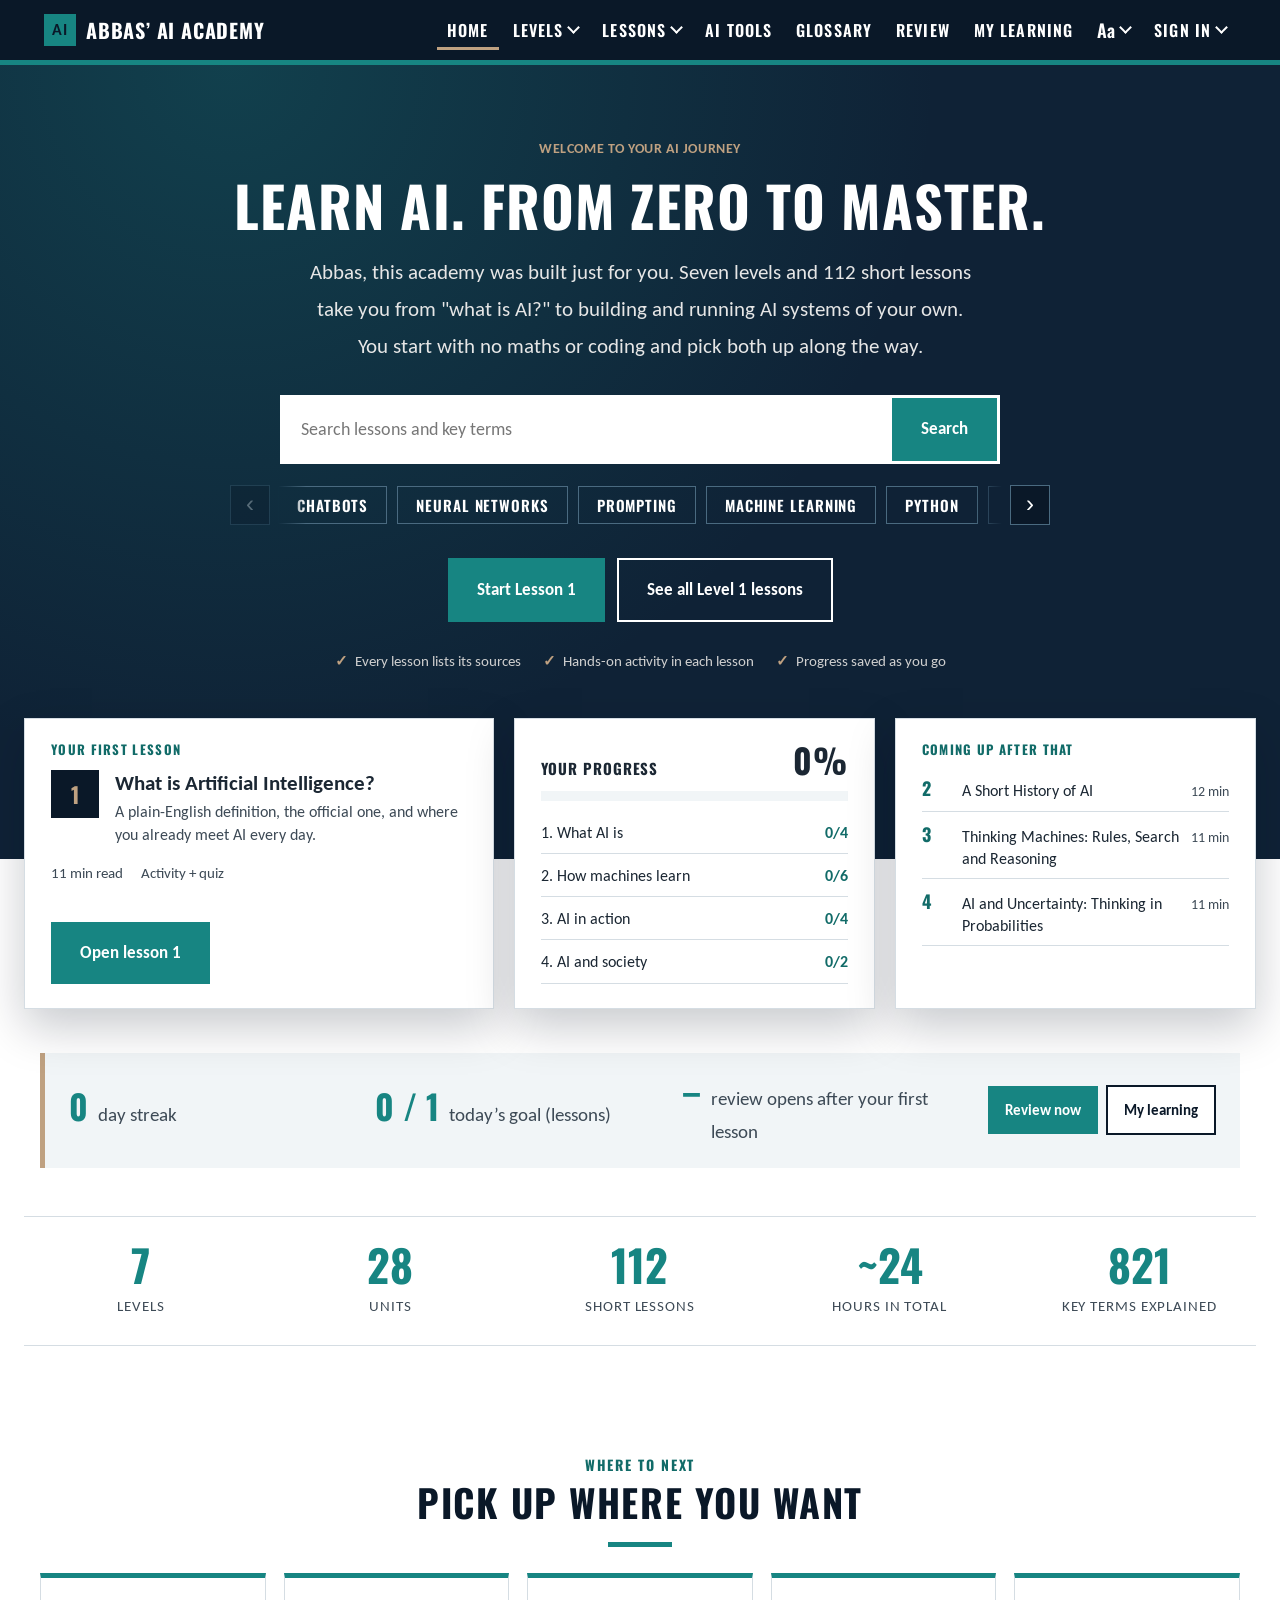
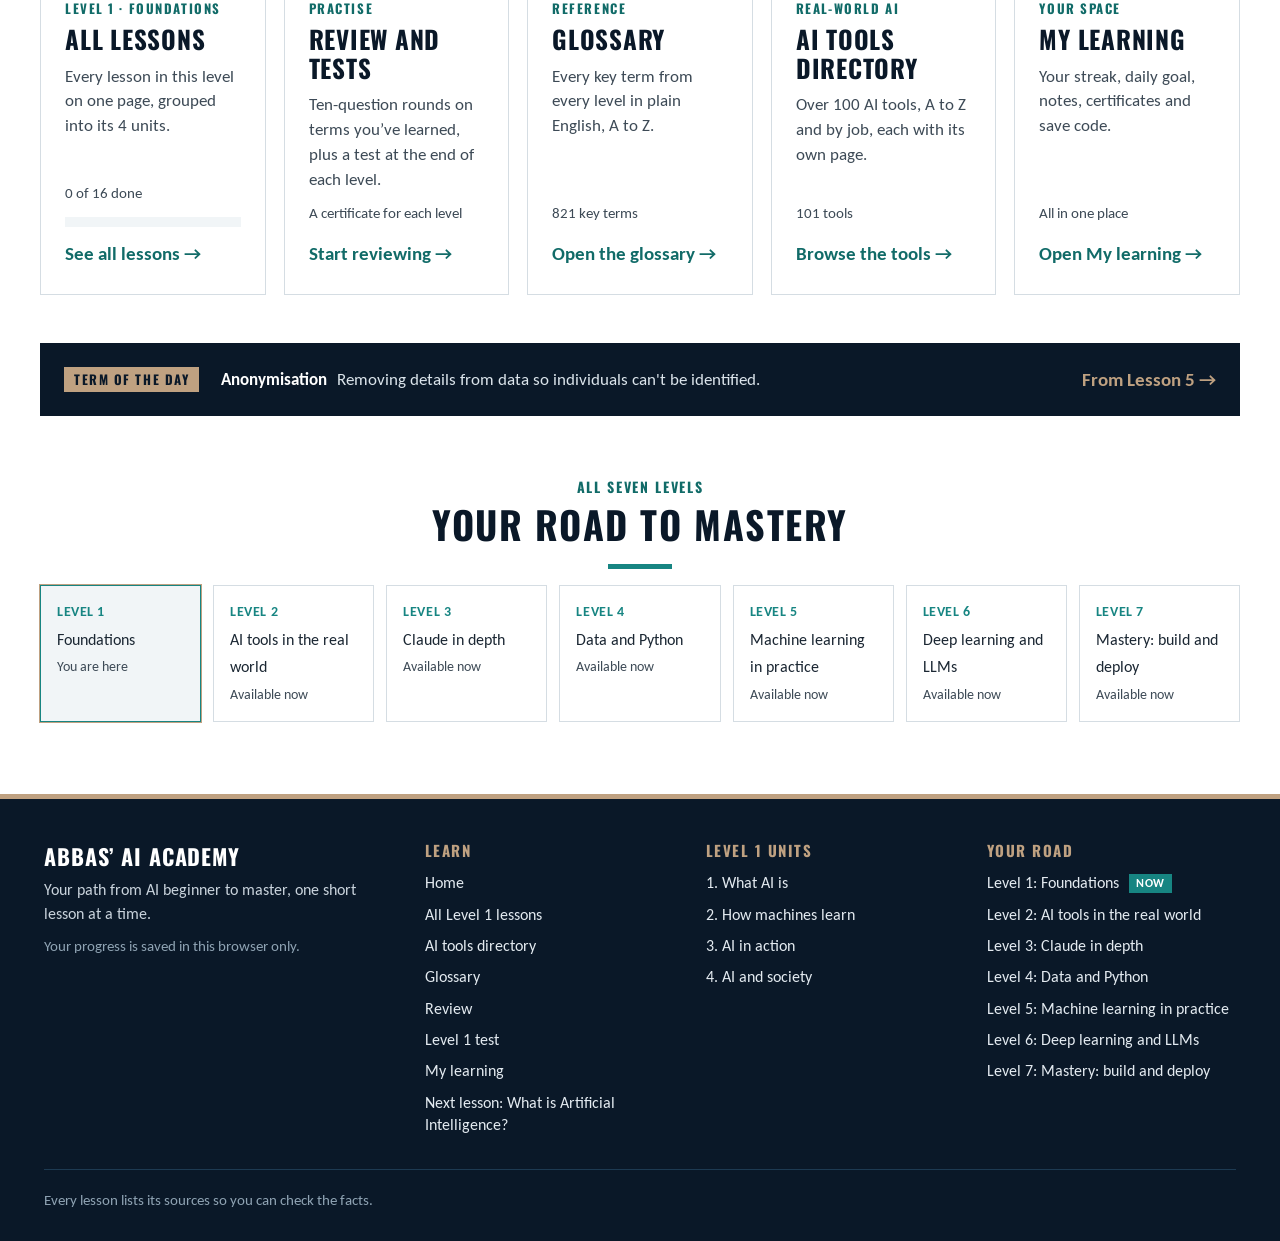
<file: index.html>
<!doctype html>
<html lang="en">
<head>
<meta charset="utf-8">
<meta name="viewport" content="width=device-width, initial-scale=1">
<title>Abbas’ AI Academy</title>
<meta name="description" content="Learn artificial intelligence from beginner to master, one level at a time.">
<link rel="icon" href="data:image/svg+xml,%3Csvg xmlns='http://www.w3.org/2000/svg' viewBox='0 0 32 32'%3E%3Crect width='32' height='32' rx='8' fill='%23178582'/%3E%3Ctext x='16' y='21' font-size='14' font-family='sans-serif' font-weight='700' text-anchor='middle' fill='white'%3EAI%3C/text%3E%3C/svg%3E">
<link rel="preconnect" href="https://fonts.googleapis.com">
<link rel="preconnect" href="https://fonts.gstatic.com" crossorigin>
<link rel="stylesheet" href="https://fonts.googleapis.com/css2?family=Carlito:ital,wght@0,400;0,700;1,400&family=Oswald:wght@600;700&display=swap">
<link rel="stylesheet" href="assets/style.css">
</head>
<body data-page="home">
<a class="skip" href="#main">Skip to content</a>
<header class="site-header"><div class="wrap">
  <a class="brand" href="index.html"><span class="brand-mark">AI</span><span class="name">Abbas’ AI Academy</span></a>
  <nav class="nav"><a href="index.html" class="active">Home</a><a href="lessons.html">Lessons</a><a href="glossary.html">Glossary</a></nav>
</div></header>
<section class="hero-band">
  <div class="hero-inner">
    <div class="hero-copy">
      <span class="eyebrow" id="hero-eyebrow">Welcome to your AI Journey</span>
      <h1>Learn AI. From zero to master.</h1>
      <p class="lead" id="hero-lead">Abbas, this academy was built just for you. Five levels and 80 short lessons take you from "what is AI?" to building and running AI systems of your own. You start with no maths or coding and pick both up along the way.</p>
      <form class="hero-search" id="hero-search" role="search" autocomplete="off">
        <label class="sr-only" for="hero-q">Search lessons and key terms</label>
        <input id="hero-q" type="search" placeholder="Search lessons and key terms">
        <button class="btn" type="submit">Search</button>
      </form>
      <div class="topic-slider" aria-label="Popular topics">
        <button class="ts-arrow ts-prev" type="button" aria-label="Scroll topics left">‹</button>
        <div class="topic-chips" id="topic-chips"></div>
        <button class="ts-arrow ts-next" type="button" aria-label="Scroll topics right">›</button>
      </div>
      <div class="search-results" id="hero-results" hidden></div>
      <div class="actions">
        <a class="btn" id="start-btn" href="lesson.html">Start Lesson 1</a>
        <a class="btn secondary" id="all-btn" href="lessons.html">See all lessons</a>
      </div>
      <p class="hero-trust"><span>Every lesson lists its sources</span><span>Hands-on activity in each lesson</span><span>Progress saved as you go</span></p>
    </div>
    <div class="hero-visual" id="hero-visual" aria-label="Your next lesson"></div>
  </div>
</section>
<div class="stats-band"><dl class="stats" id="stats"></dl></div>
<main class="wrap" id="main">
  <section id="paths">
    <span class="kicker">Where to next</span>
    <h2>Pick up where you want</h2>
    <div class="unit-cards path-tiles" id="path-tiles"></div>
  </section>

  <section id="road">
    <span class="kicker" id="road-kicker">All five levels</span>
    <h2>Your road to mastery</h2>
    <div class="levels" id="levels"></div>
  </section>
</main>
<footer class="site-footer" id="site-footer"></footer>
<script src="assets/lessons.js"></script>
<script src="assets/level-tools.js"></script>
<script src="assets/level-claude.js"></script>
<script src="assets/tools.js"></script>
<script src="assets/level2.js"></script>
<script src="assets/level3.js"></script>
<script src="assets/level4.js"></script>
<script src="assets/level5.js"></script>
<script src="assets/config.js"></script>
<script src="assets/app.js"></script>
</body></html>
</file>
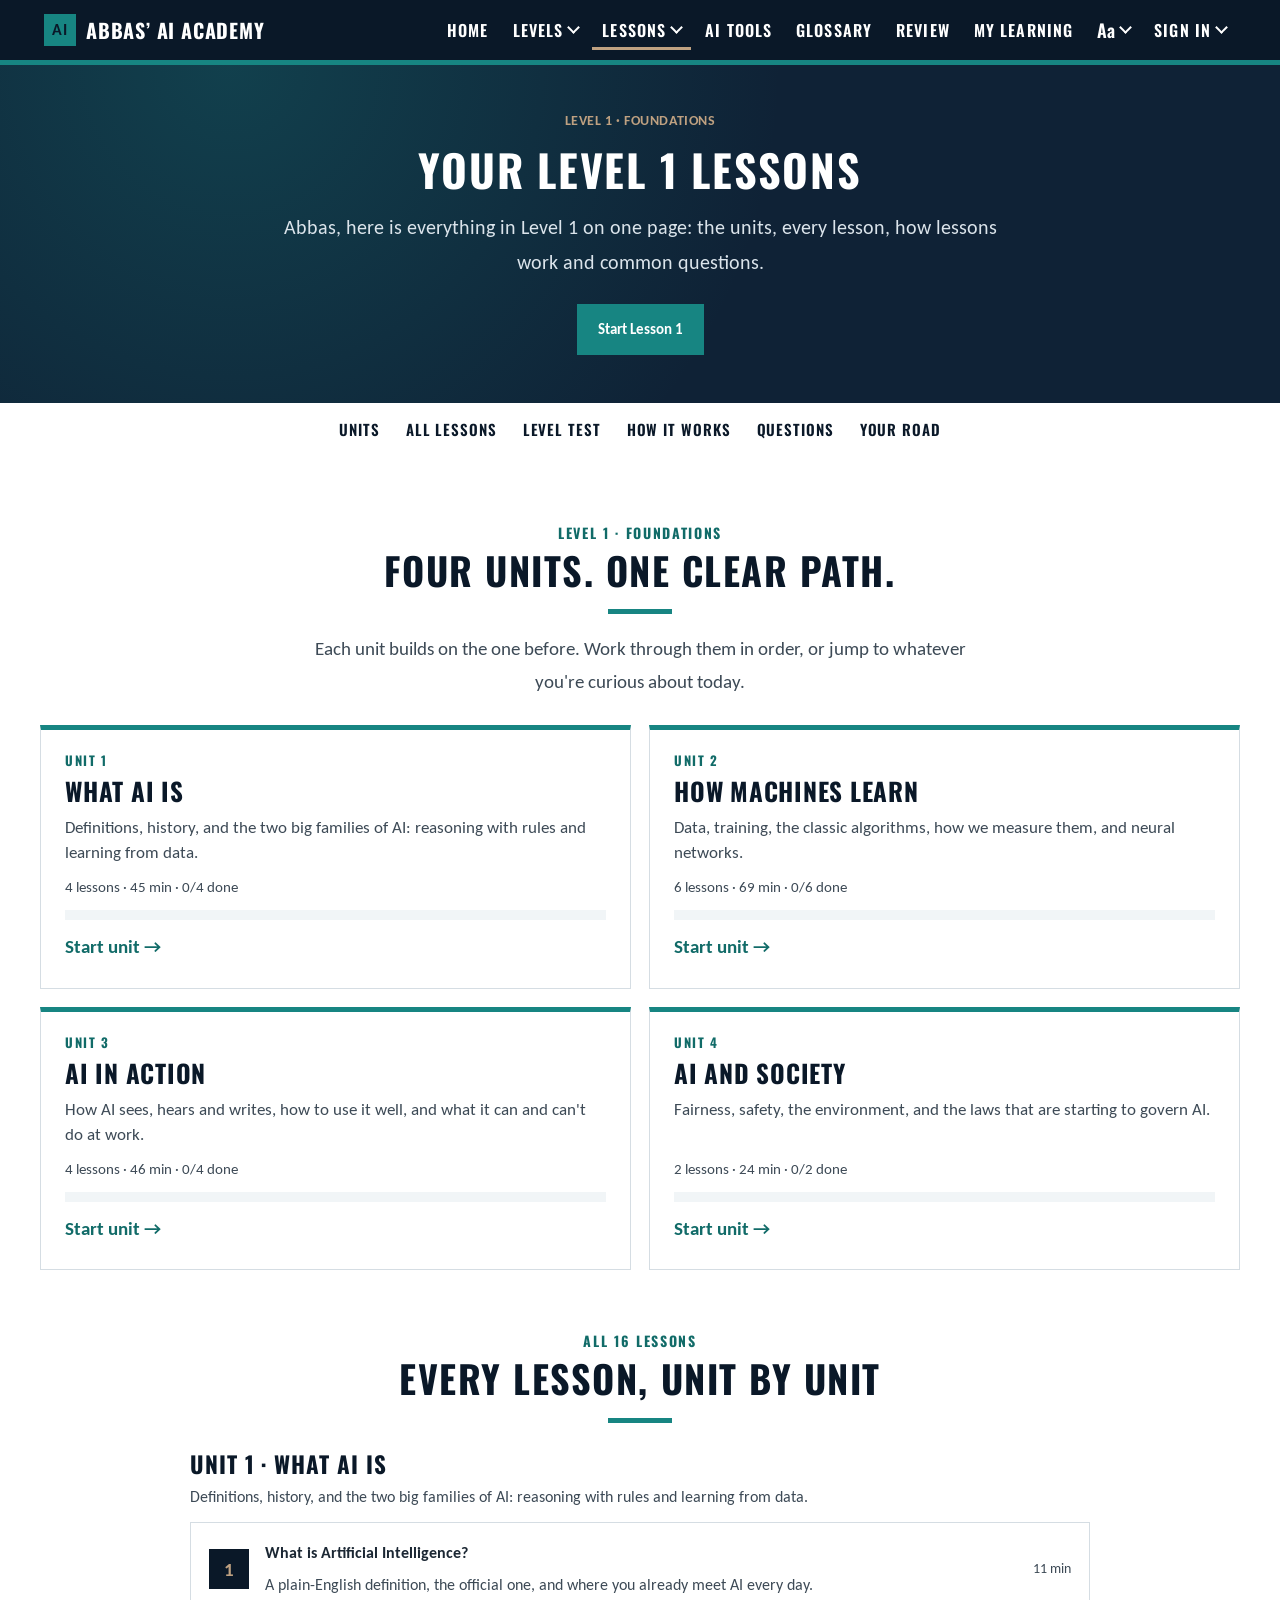
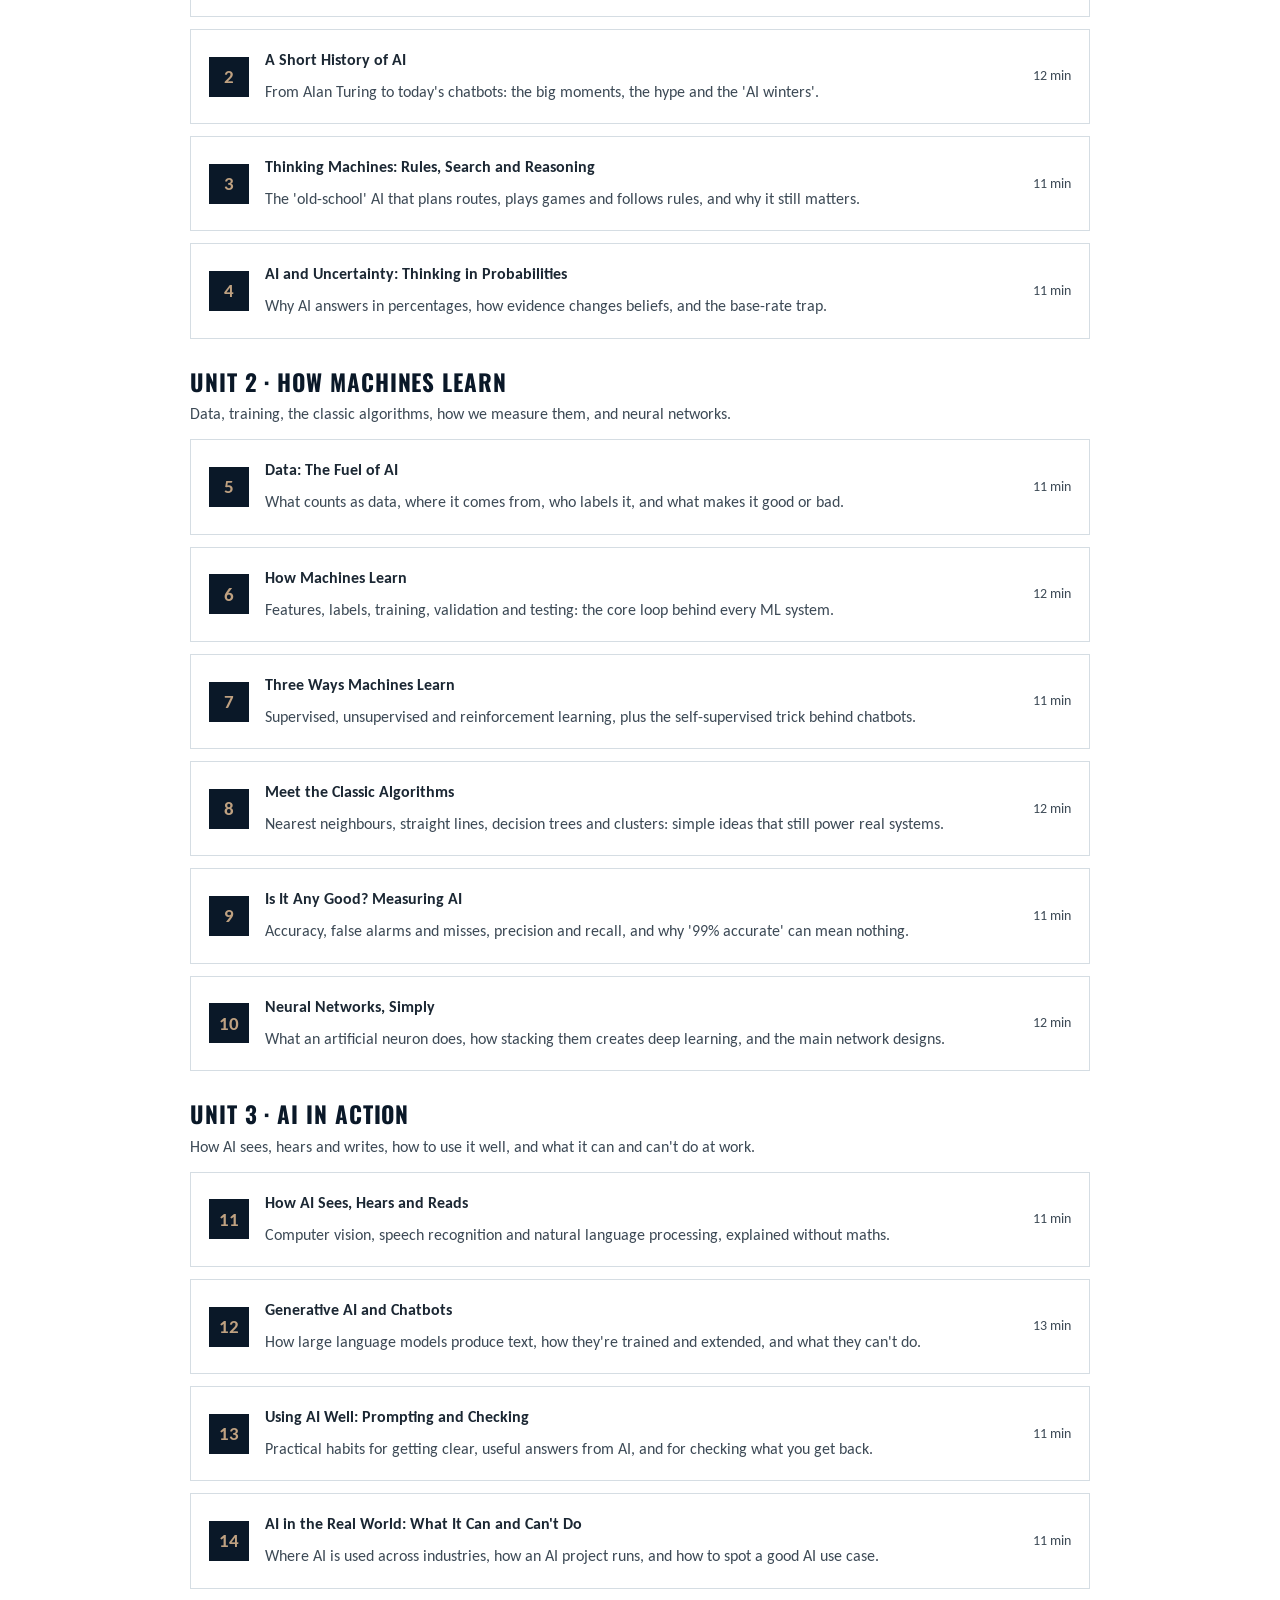
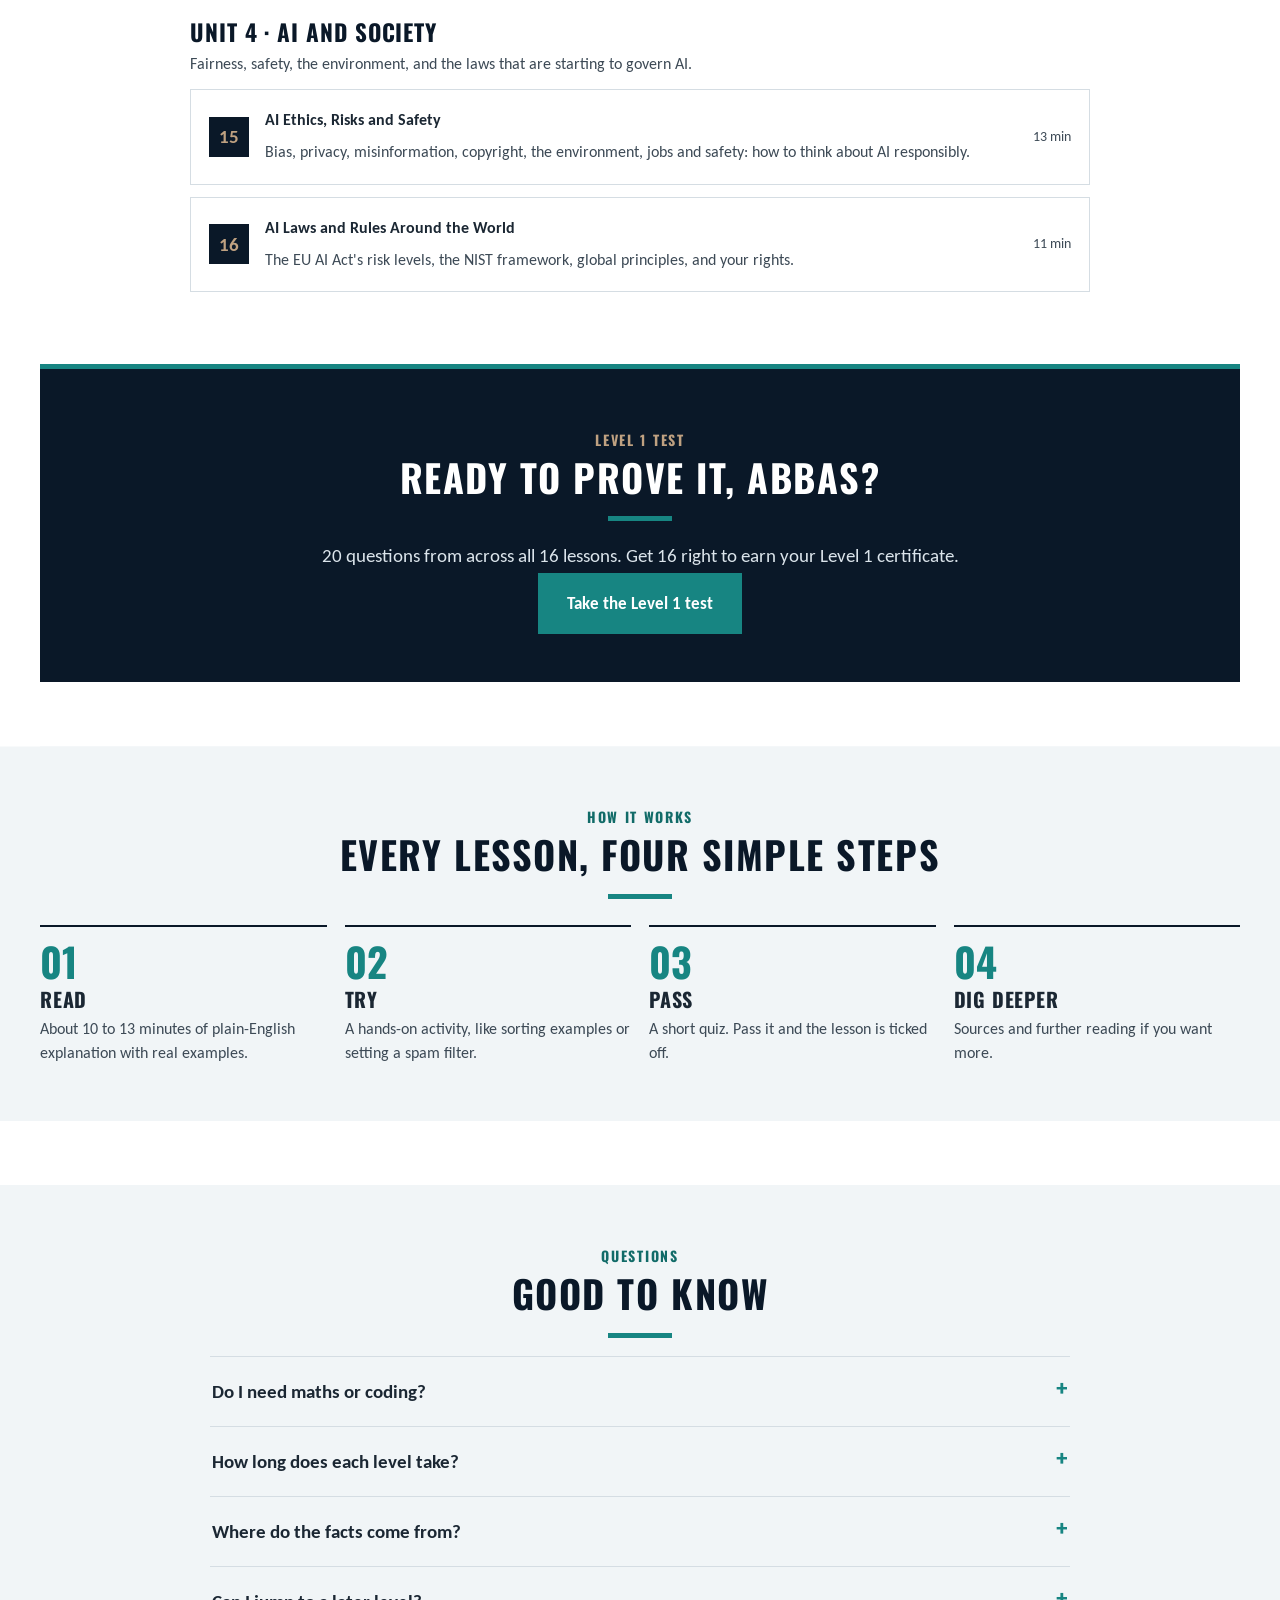
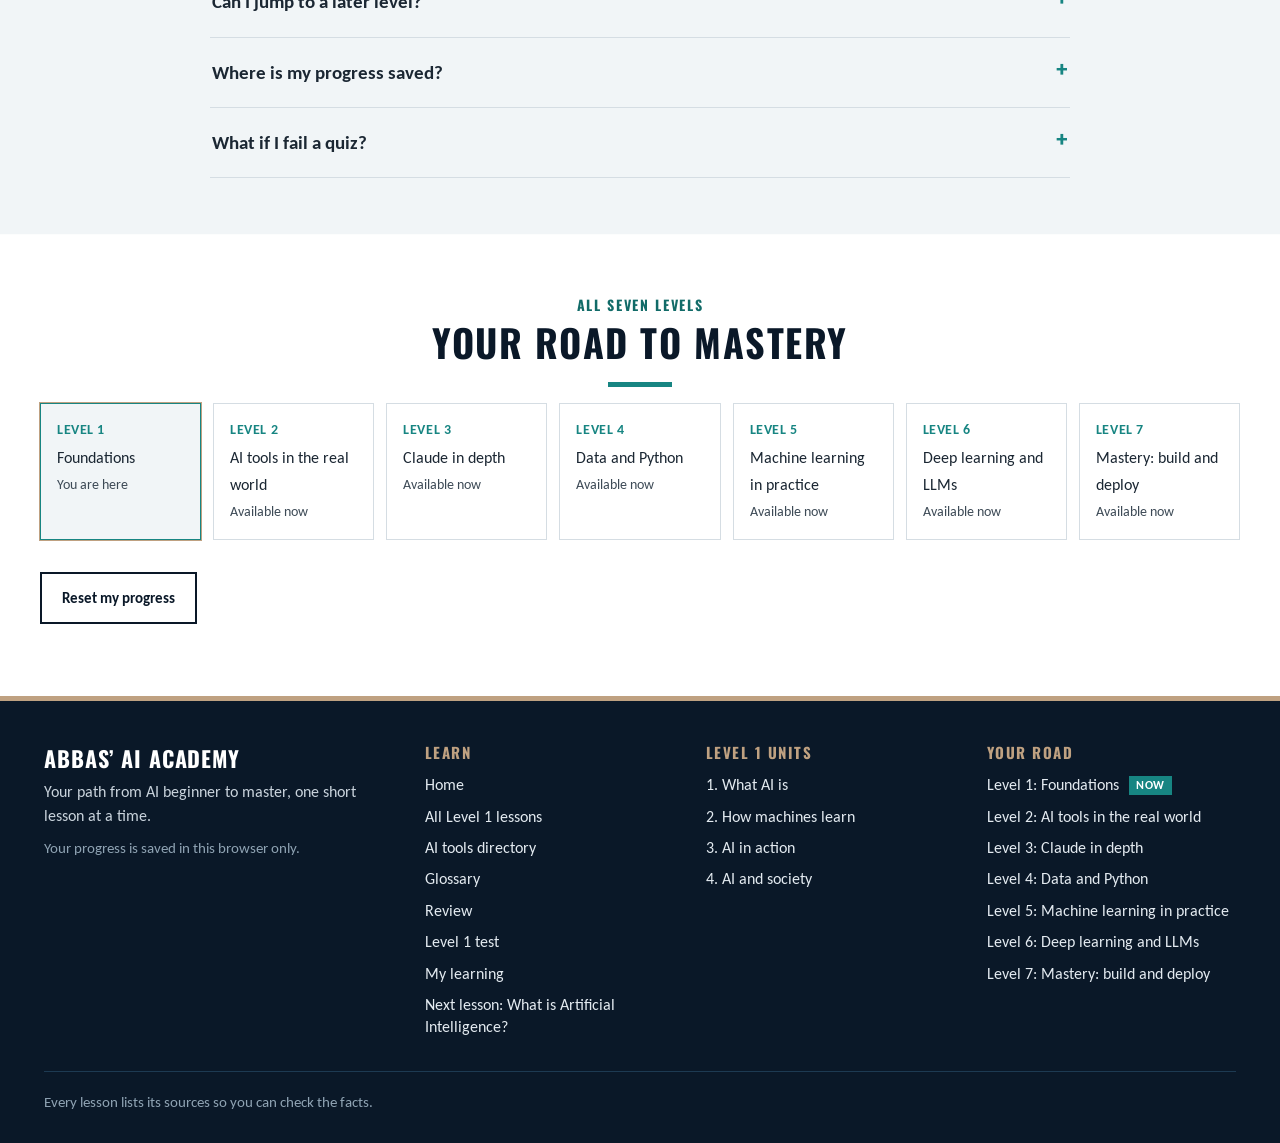
<file: lessons.html>
<!doctype html>
<html lang="en">
<head>
<meta charset="utf-8">
<meta name="viewport" content="width=device-width, initial-scale=1">
<title>Your lessons · Abbas’ AI Academy</title>
<meta name="description" content="Every lesson in each level of Abbas’ AI Academy, how the lessons work, and common questions.">
<link rel="icon" href="data:image/svg+xml,%3Csvg xmlns='http://www.w3.org/2000/svg' viewBox='0 0 32 32'%3E%3Crect width='32' height='32' rx='8' fill='%23178582'/%3E%3Ctext x='16' y='21' font-size='14' font-family='sans-serif' font-weight='700' text-anchor='middle' fill='white'%3EAI%3C/text%3E%3C/svg%3E">
<link rel="preconnect" href="https://fonts.googleapis.com">
<link rel="preconnect" href="https://fonts.gstatic.com" crossorigin>
<link rel="stylesheet" href="https://fonts.googleapis.com/css2?family=Carlito:ital,wght@0,400;0,700;1,400&family=Oswald:wght@600;700&display=swap">
<link rel="stylesheet" href="assets/style.css">
</head>
<body data-page="lessons">
<a class="skip" href="#main">Skip to content</a>
<header class="site-header"><div class="wrap">
  <a class="brand" href="index.html"><span class="brand-mark">AI</span><span class="name">Abbas’ AI Academy</span></a>
  <nav class="nav"><a href="index.html">Home</a><a href="lessons.html" class="active">Lessons</a><a href="glossary.html">Glossary</a></nav>
</div></header>
<main class="wrap" id="main">
  <section class="hero" style="padding-bottom:0">
    <span class="eyebrow" id="hero-eyebrow">Level 1 · Foundations</span>
    <h1 id="lp-title">Your Level 1 lessons</h1>
    <p class="lead" id="hero-lead">Everything in this level on one page, Abbas.</p>
    <p class="band-actions"><a class="btn" id="start-btn" href="lesson.html">Start Lesson 1</a></p>
  </section>
  <nav class="jump" aria-label="On this page"><a href="#units">Units</a><a href="#lessons">All lessons</a><a href="#level-test">Level test</a><a href="#how">How it works</a><a href="#faq">Questions</a><a href="#road">Your road</a></nav>

  <section id="units">
    <span class="kicker" id="units-kicker">Level 1 · Foundations</span>
    <h2 id="units-title">Four units. One clear path.</h2>
    <p>Each unit builds on the one before. Work through them in order, or jump to whatever you're curious about today.</p>
    <div class="unit-cards" id="unit-cards"></div>
  </section>

  <section id="lessons">
    <span class="kicker" id="lessons-kicker">All 16 lessons</span>
    <h2 id="lessons-title">Your Level 1 lessons</h2>
    <ol class="lesson-list" id="lesson-list"></ol>
  </section>

  <section class="cert" id="certificate" hidden>
    <div class="big" id="cert-big">LEVEL 1</div>
    <h2 style="margin-top:8px" id="cert-title">Well done, Abbas: Level 1 complete</h2>
    <p id="cert-text">You've finished AI Foundations. You can explain what AI is, how it reasons and learns, how to judge whether it's any good, how chatbots and other AI tools work, and how to use AI responsibly and within the rules.</p>
  </section>

  <section id="how">
    <span class="kicker">How it works</span>
    <h2>Every lesson, four simple steps</h2>
    <ol class="steps">
      <li><b>Read</b><span>About 10 to 13 minutes of plain-English explanation with real examples.</span></li>
      <li><b>Try</b><span>A hands-on activity, like sorting examples or setting a spam filter.</span></li>
      <li><b>Pass</b><span>A short quiz. Pass it and the lesson is ticked off.</span></li>
      <li><b>Dig deeper</b><span>Sources and further reading if you want more.</span></li>
    </ol>
  </section>

  <section id="faq">
    <span class="kicker">Questions</span>
    <h2>Good to know</h2>
    <div class="faq">
      <details><summary>Do I need maths or coding?</summary><p>Not to start. Level 1 uses plain English and everyday examples. Level 2 shows you the real AI tools people use. Python and maths begin gently, from zero, in Level 3, and every later level builds on what came before.</p></details>
      <details><summary>How long does each level take?</summary><p>Each level is about three to four hours of reading, plus time for the activities and, from Level 3, the code boxes. The whole course is about 20 hours. One lesson a day gets you through a level in just over two weeks.</p></details>
      <details><summary>Where do the facts come from?</summary><p>Each lesson is written fresh and checked against respected courses, textbooks and official guidance, such as Elements of AI, Russell and Norvig, the OECD and the EU AI Act. Every lesson lists its sources at the end.</p></details>
      <details><summary>Can I jump to a later level?</summary><p>Yes. Every level that is ready is open to you. Use "Your road to mastery" or the menu to switch levels. Starting in order is best, because each level builds on the one before.</p></details>
      <details><summary>Where is my progress saved?</summary><p>In this browser on this device. If you switch device or clear your browser data, you'll start fresh.</p></details>
      <details><summary>What if I fail a quiz?</summary><p>Nothing bad happens. Re-read the lesson and try again as many times as you like.</p></details>
    </div>
  </section>

  <section id="road">
    <span class="kicker" id="road-kicker">All five levels</span>
    <h2>Your road to mastery</h2>
    <div class="levels" id="levels"></div>
  </section>

  <p style="margin-top:32px"><button class="btn secondary" type="button" id="reset">Reset my progress</button></p>
</main>
<footer class="site-footer" id="site-footer"></footer>
<script src="assets/lessons.js"></script>
<script src="assets/level-tools.js"></script>
<script src="assets/level-claude.js"></script>
<script src="assets/tools.js"></script>
<script src="assets/level2.js"></script>
<script src="assets/level3.js"></script>
<script src="assets/level4.js"></script>
<script src="assets/level5.js"></script>
<script src="assets/config.js"></script>
<script src="assets/app.js"></script>
</body></html>
</file>
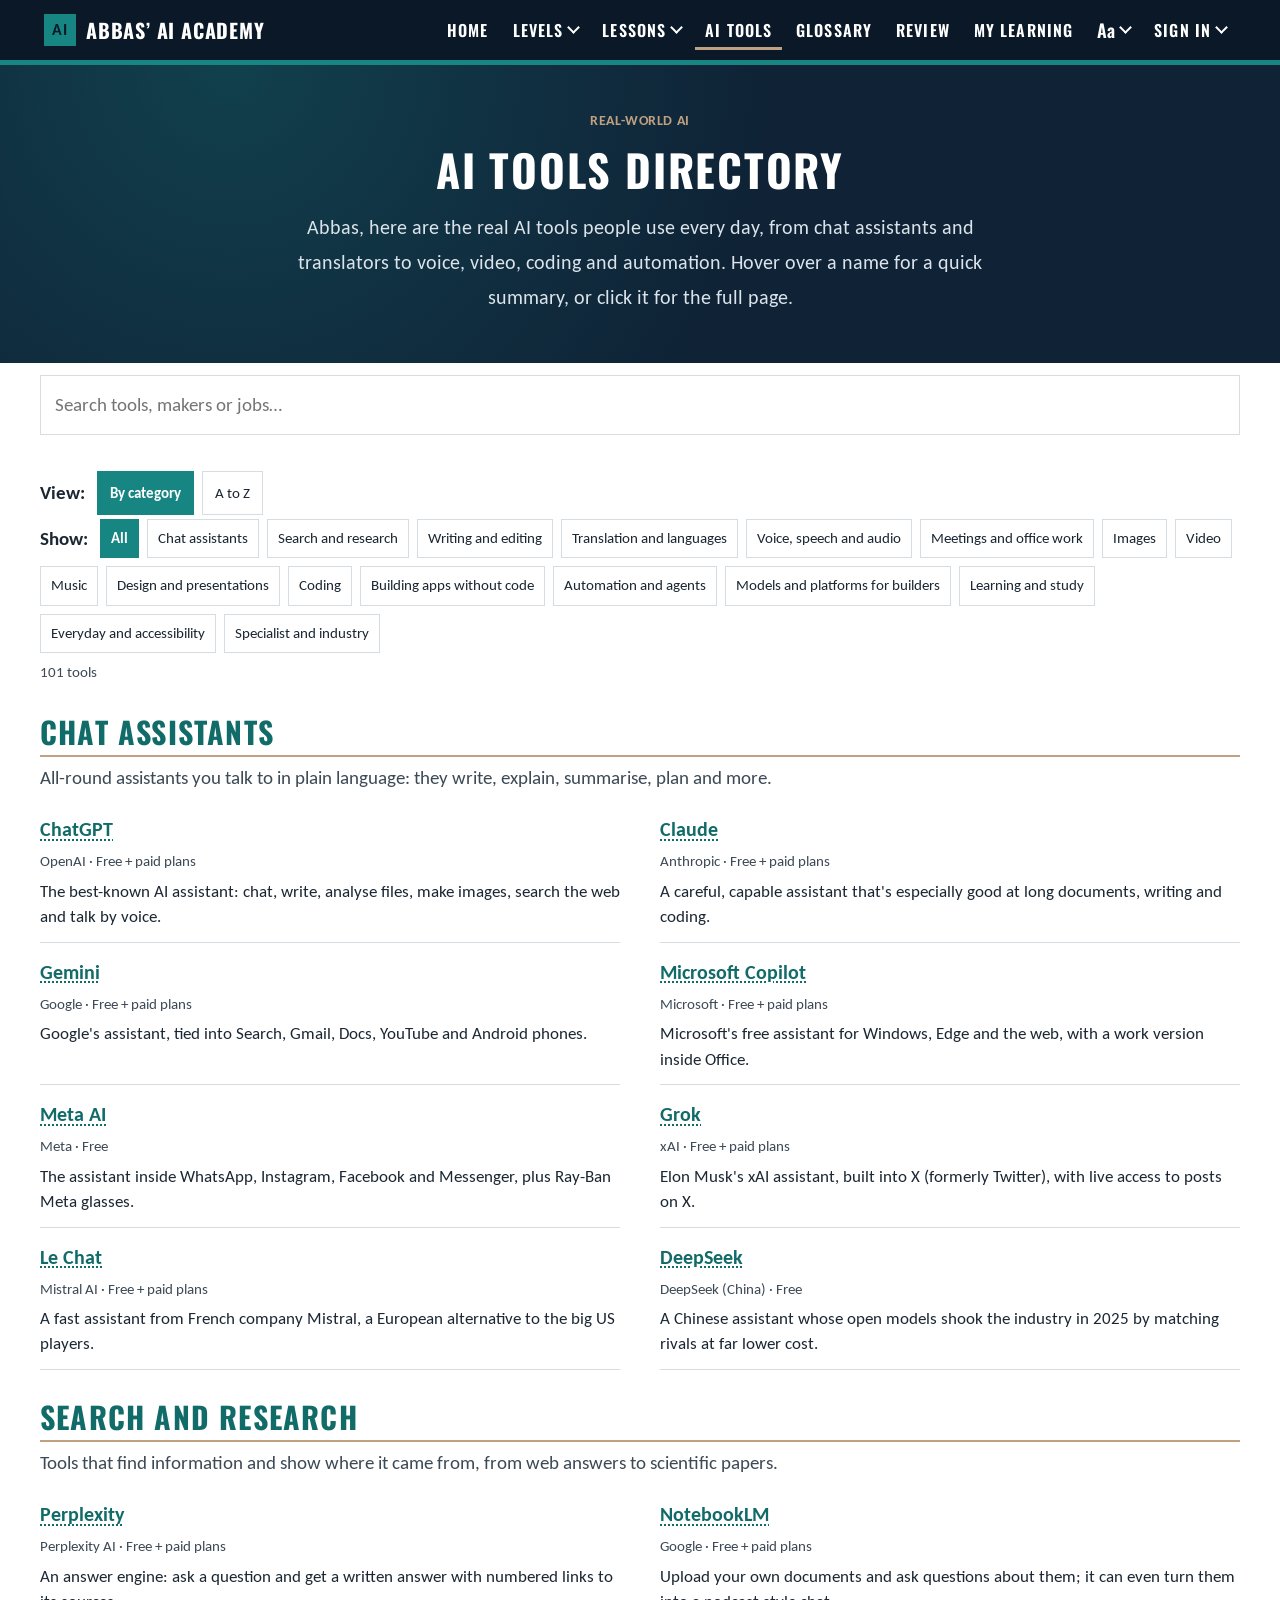
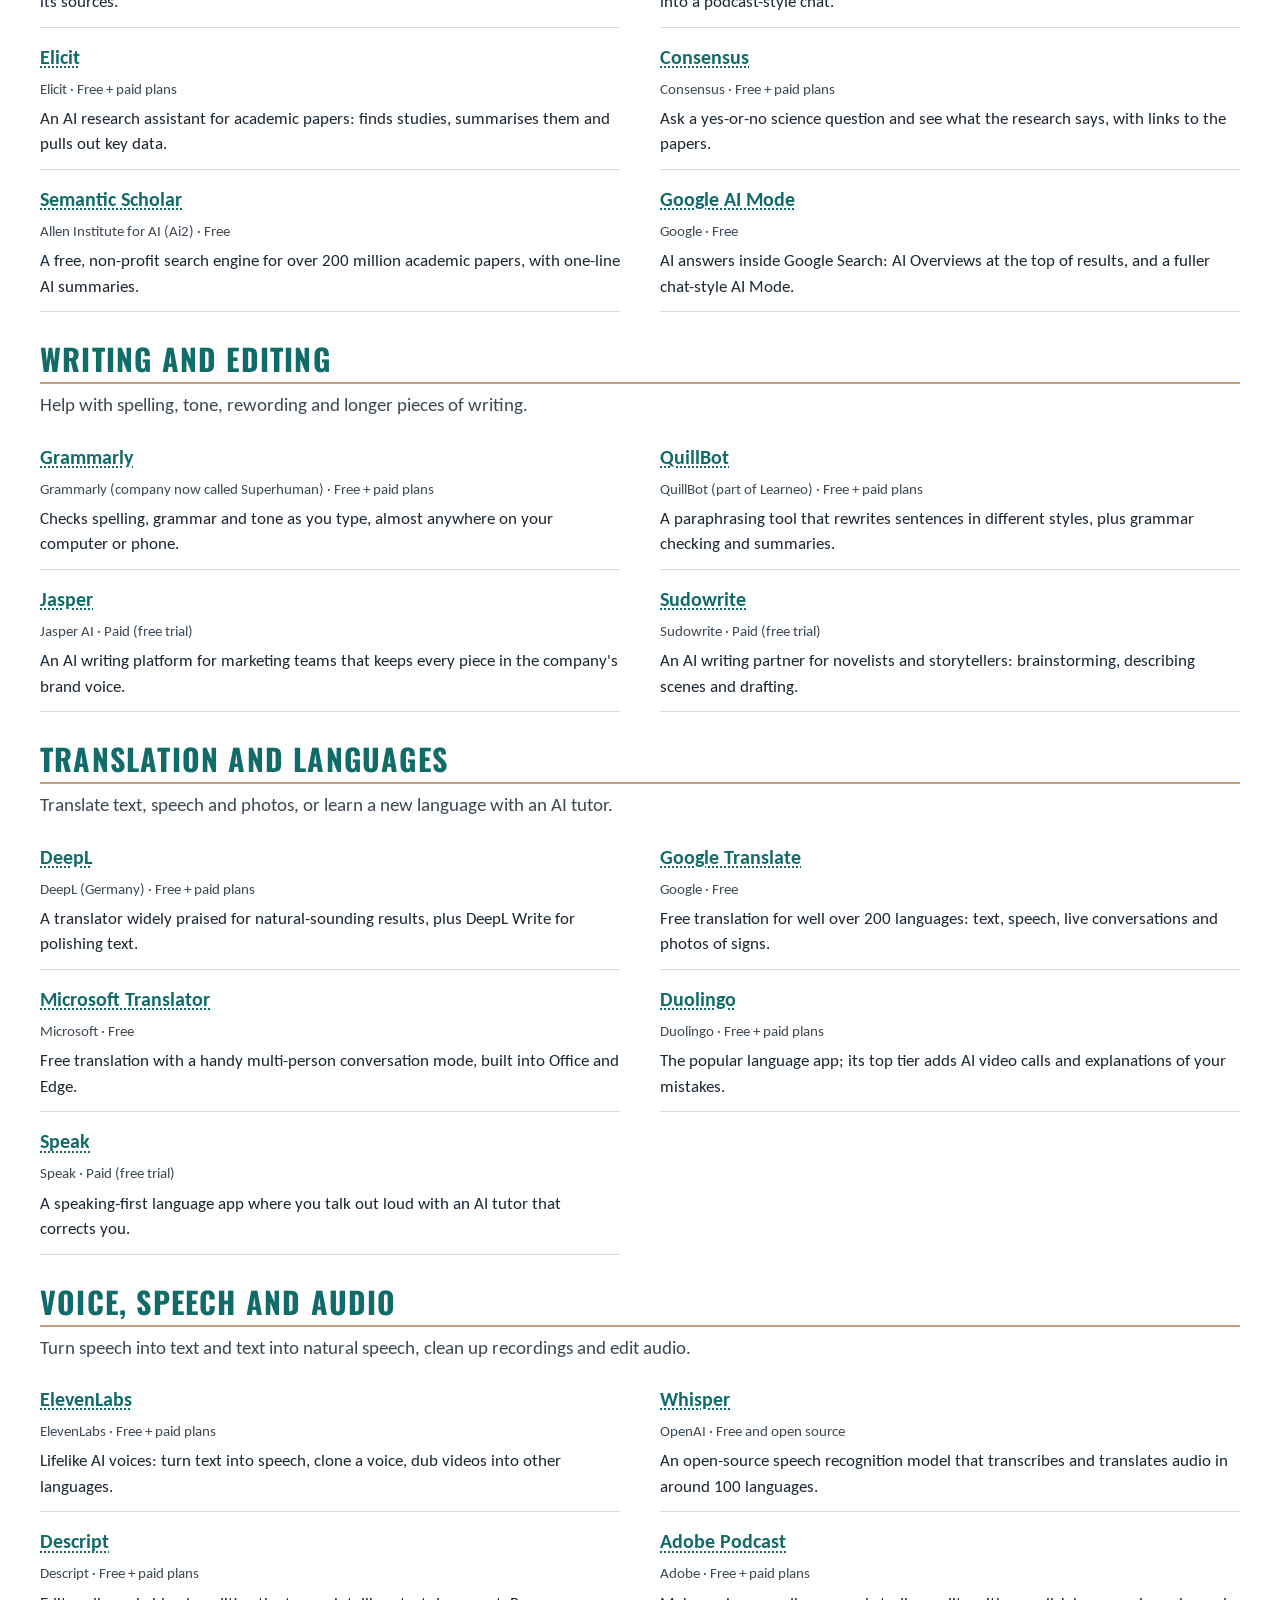
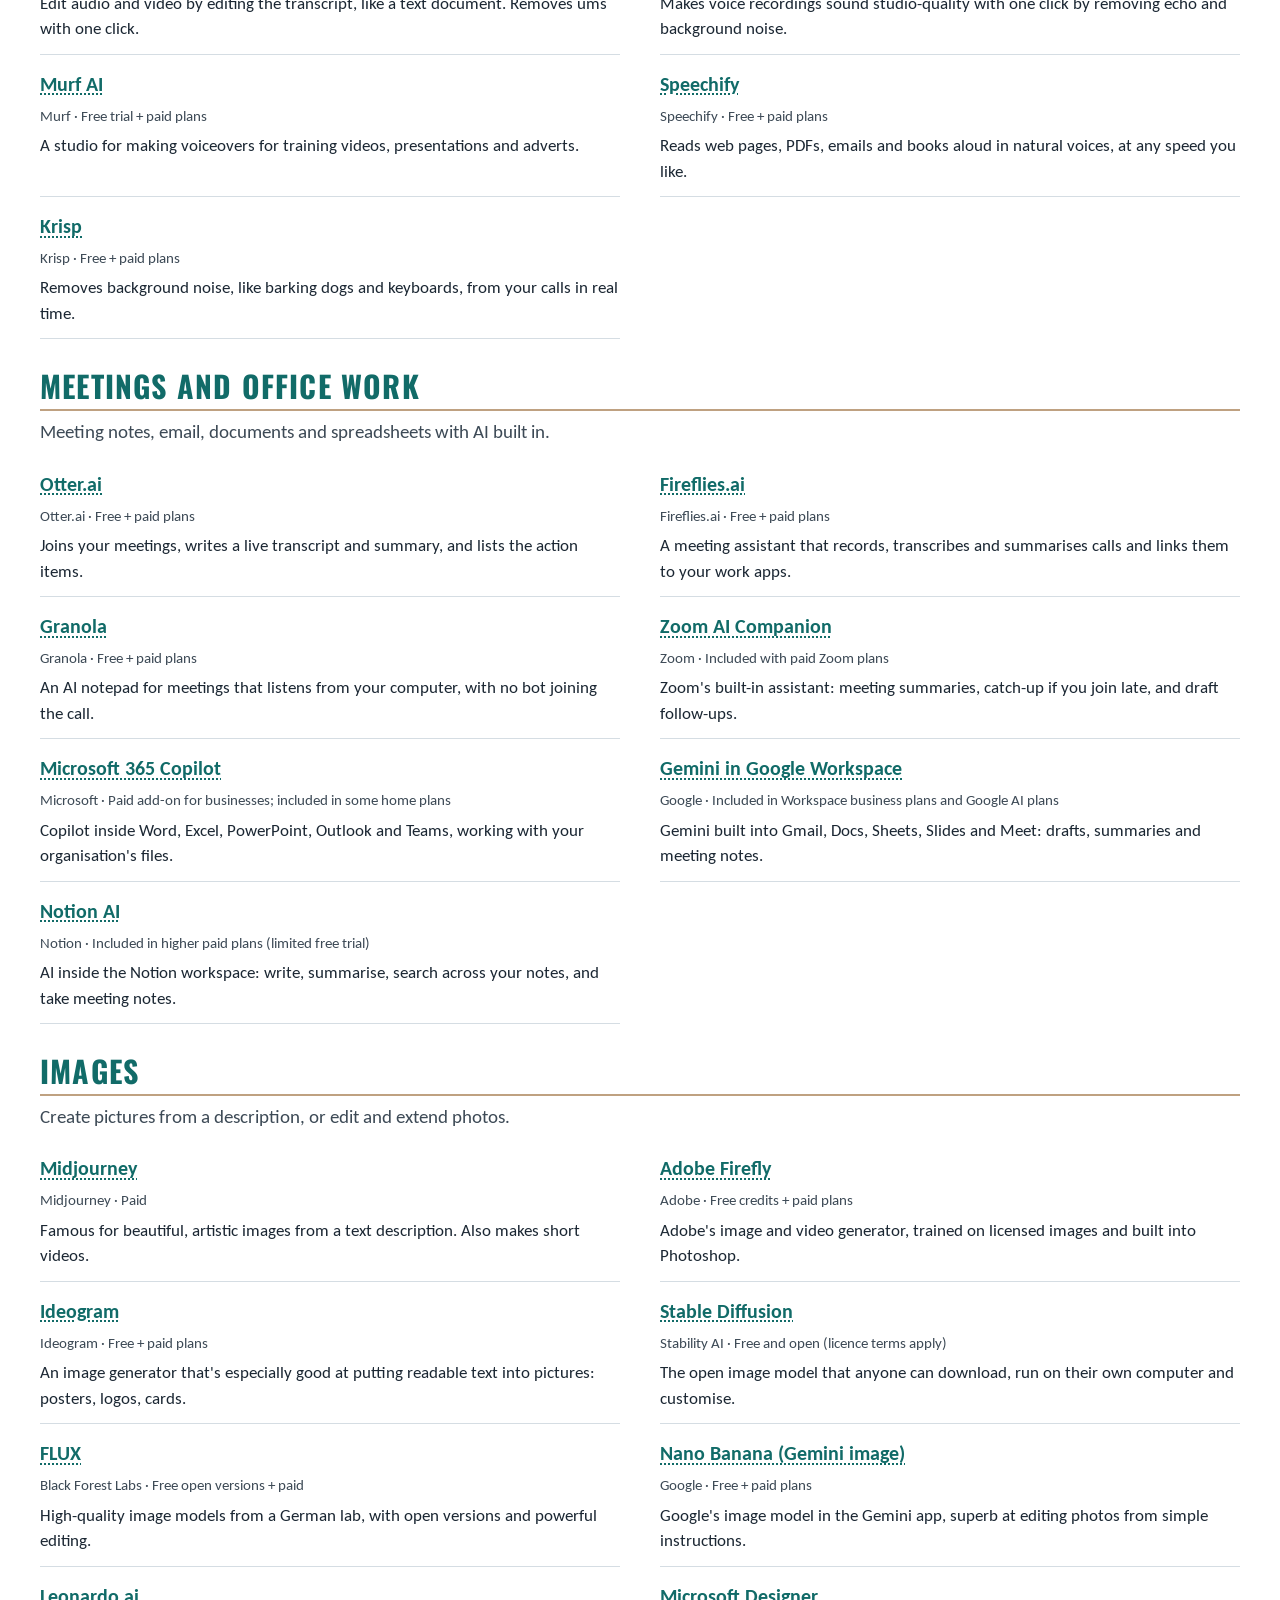
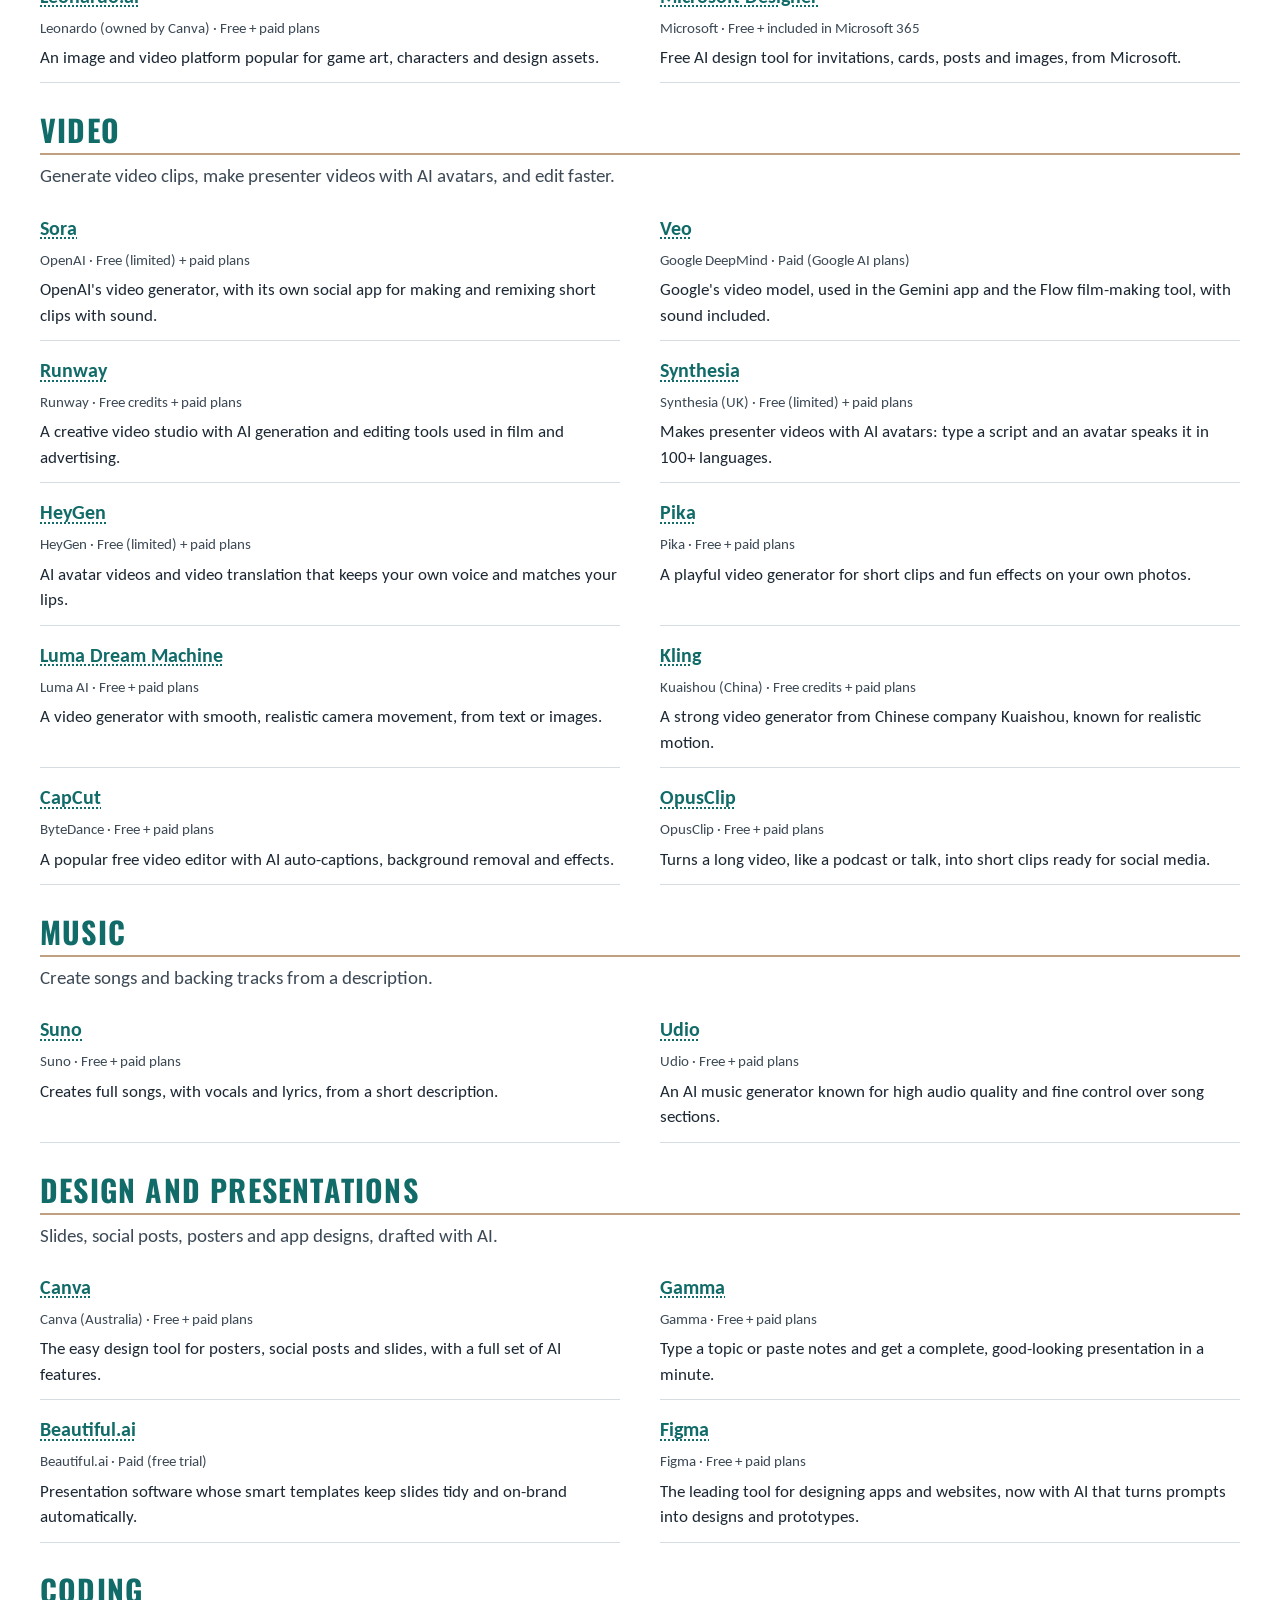
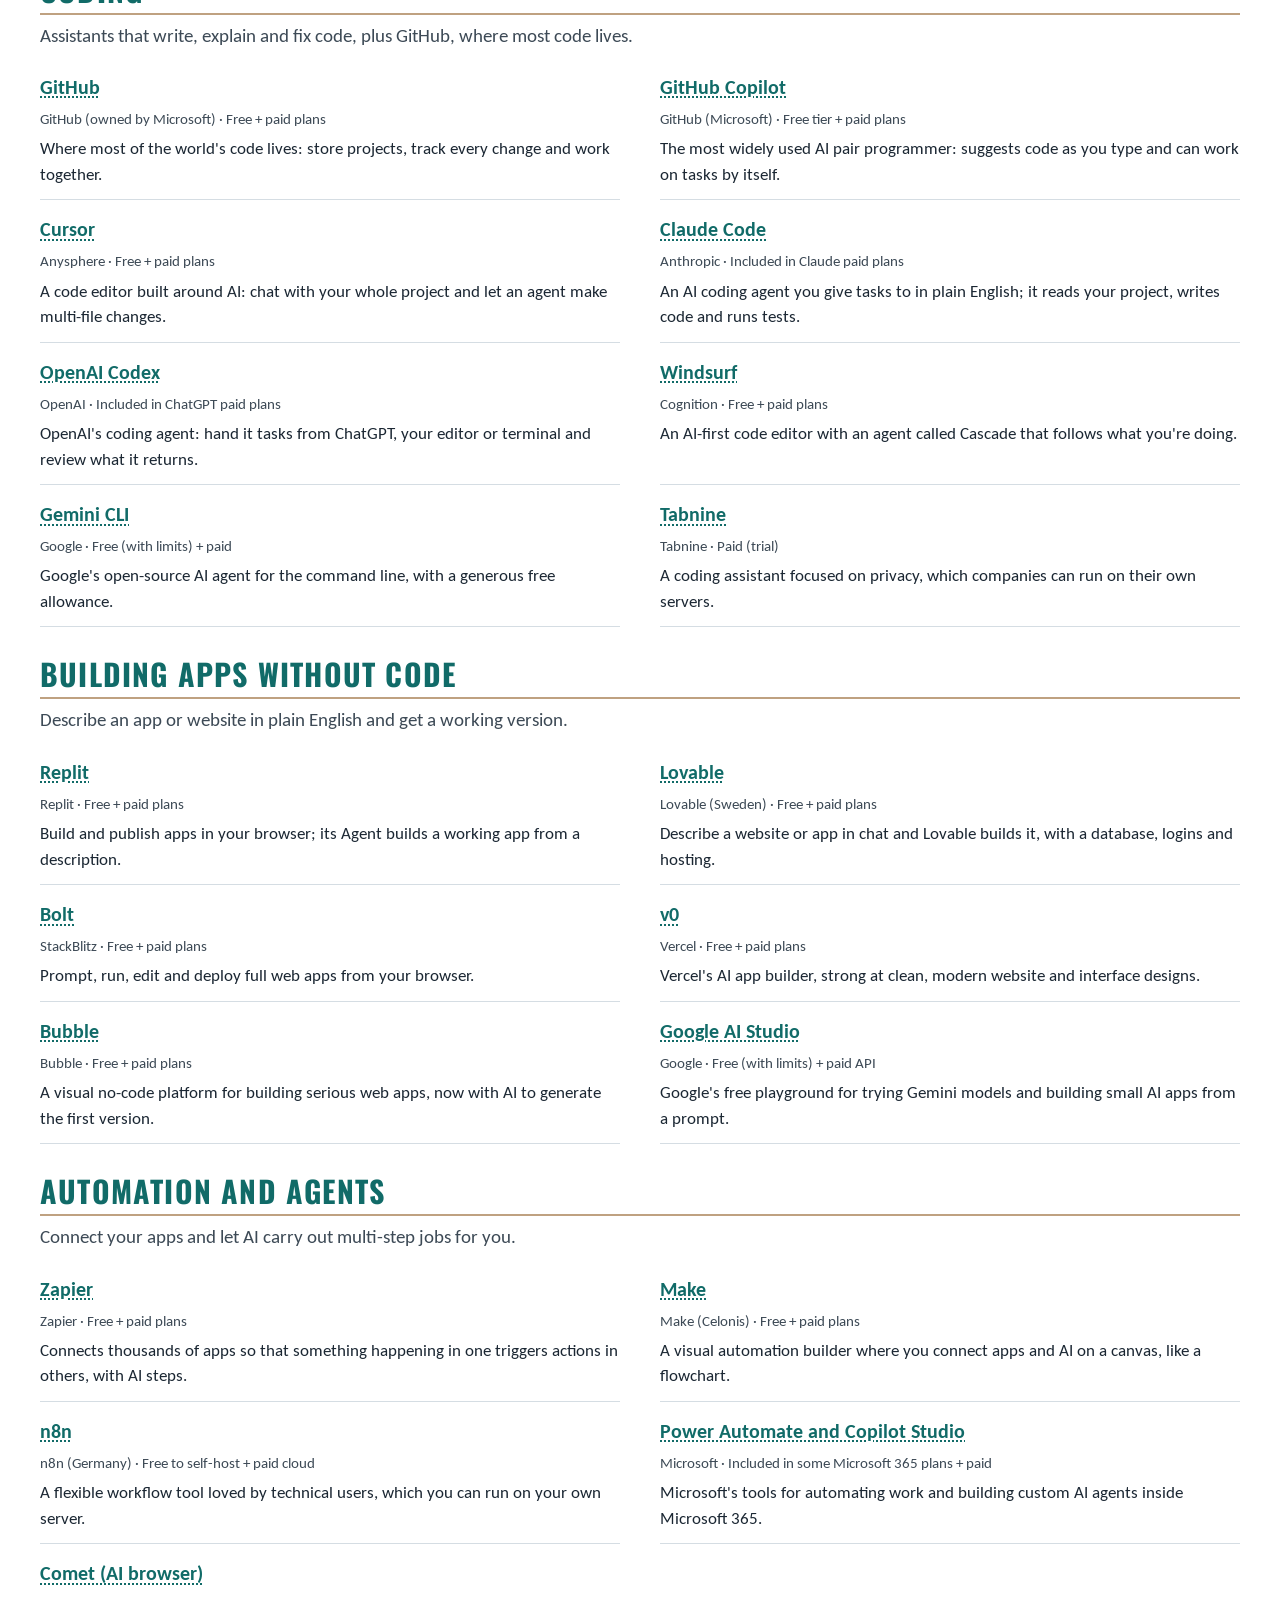
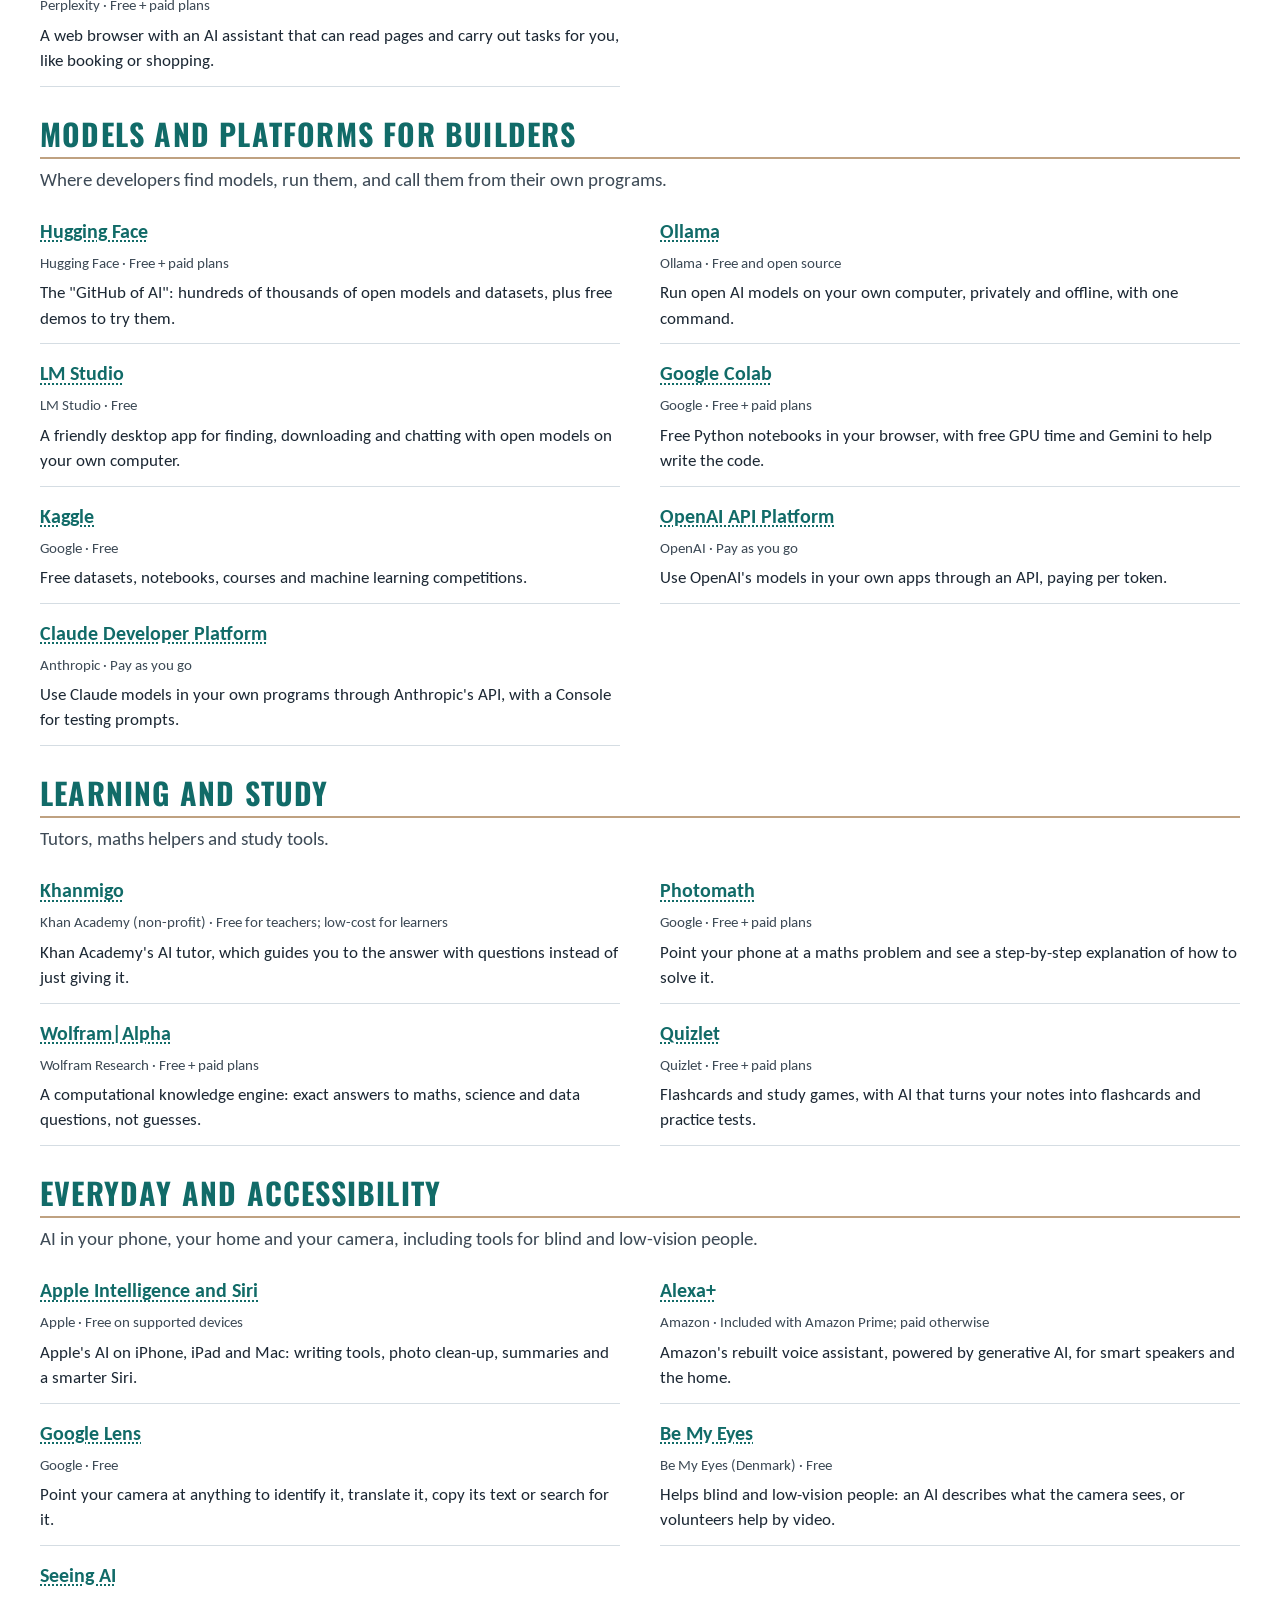
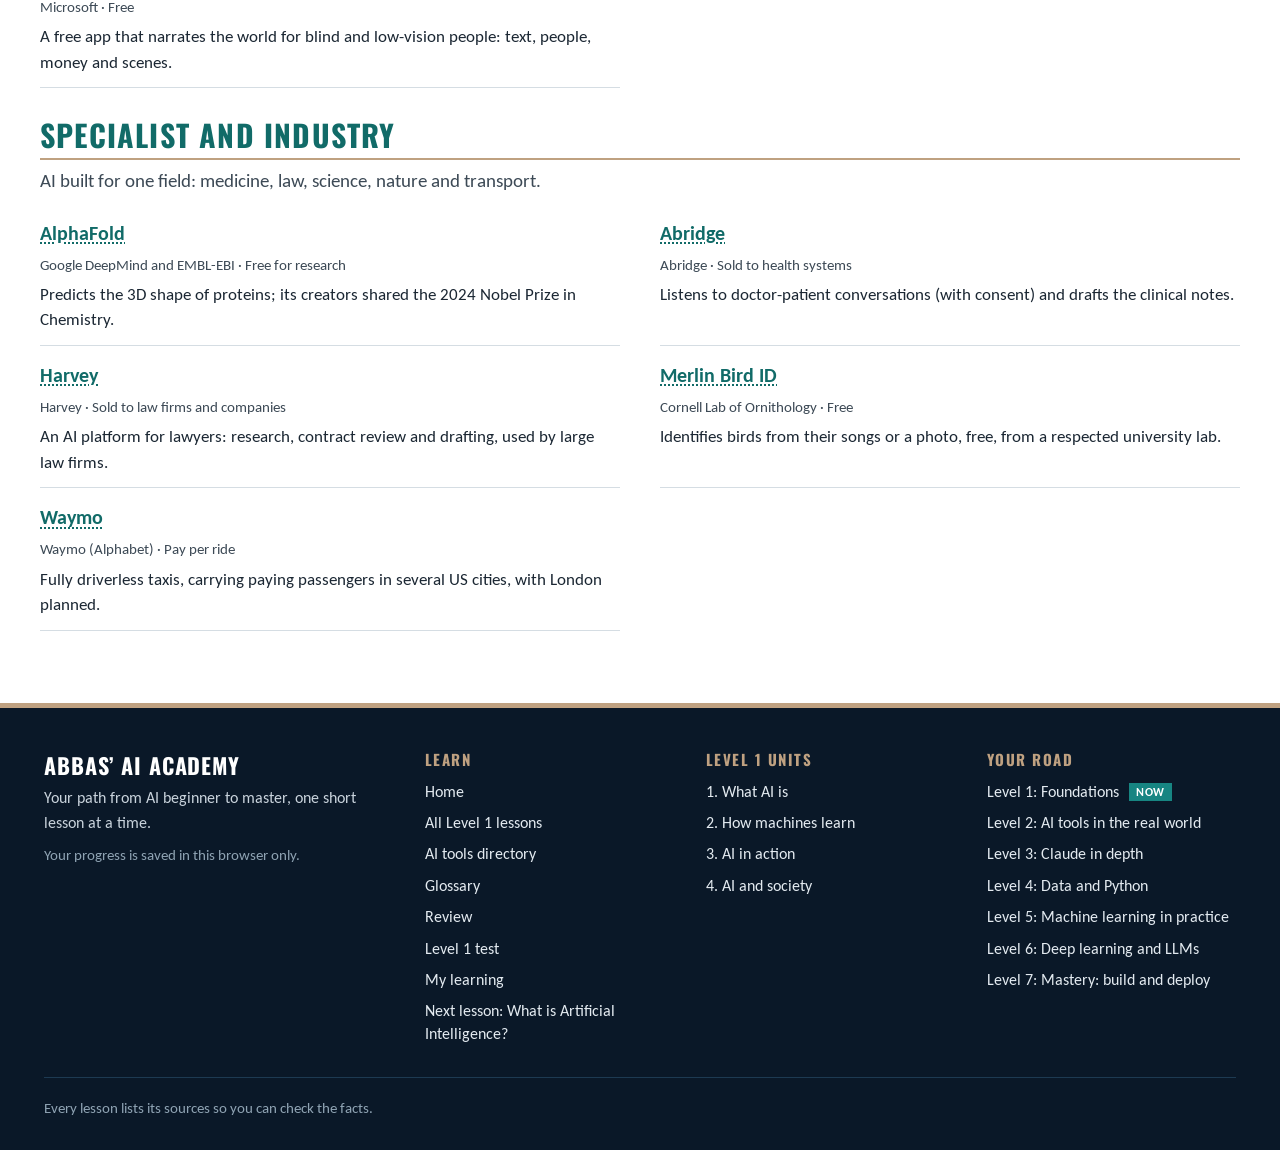
<file: tools.html>
<!doctype html>
<html lang="en">
<head>
<meta charset="utf-8">
<meta name="viewport" content="width=device-width, initial-scale=1">
<title>AI tools · Abbas’ AI Academy</title>
<meta name="description" content="A directory of over 100 real AI tools, A to Z and by category, each with its own page.">
<link rel="icon" href="data:image/svg+xml,%3Csvg xmlns='http://www.w3.org/2000/svg' viewBox='0 0 32 32'%3E%3Crect width='32' height='32' rx='8' fill='%23178582'/%3E%3Ctext x='16' y='21' font-size='14' font-family='sans-serif' font-weight='700' text-anchor='middle' fill='white'%3EAI%3C/text%3E%3C/svg%3E">
<link rel="preconnect" href="https://fonts.googleapis.com">
<link rel="preconnect" href="https://fonts.gstatic.com" crossorigin>
<link rel="stylesheet" href="https://fonts.googleapis.com/css2?family=Carlito:ital,wght@0,400;0,700;1,400&family=Oswald:wght@600;700&display=swap">
<link rel="stylesheet" href="assets/style.css">
</head>
<body data-page="tools">
<a class="skip" href="#main">Skip to content</a>
<header class="site-header"><div class="wrap">
  <a class="brand" href="index.html"><span class="brand-mark">AI</span><span class="name">Abbas’ AI Academy</span></a>
  <nav class="nav"><a href="index.html">Home</a><a href="lessons.html">Lessons</a><a href="glossary.html">Glossary</a></nav>
</div></header>
<main class="wrap" id="main">
  <section class="hero" style="padding-bottom:0">
    <span class="eyebrow">Real-world AI</span>
    <h1>AI Tools Directory</h1>
    <p class="lead">Abbas, here are the real AI tools people use every day, from chat assistants and translators to voice, video, coding and automation. Hover over a name for a quick summary, or click it for the full page.</p>
  </section>
  <input class="glossary-search" id="tool-search" type="search" placeholder="Search tools, makers or jobs…" aria-label="Search tools">
  <div class="rv-choose gloss-levels" id="tool-view" aria-label="How to list the tools"></div>
  <div class="rv-choose gloss-levels tool-cats" id="tool-cats" aria-label="Filter by category"></div>
  <nav class="letter-bar" id="tool-letters" aria-label="Jump to a letter" hidden></nav>
  <p class="gloss-count" id="tool-count"></p>
  <div class="tools-dir" id="tools"></div>
</main>
<footer class="site-footer" id="site-footer"></footer>
<script src="assets/lessons.js"></script>
<script src="assets/level-tools.js"></script>
<script src="assets/level-claude.js"></script>
<script src="assets/tools.js"></script>
<script src="assets/level2.js"></script>
<script src="assets/level3.js"></script>
<script src="assets/level4.js"></script>
<script src="assets/level5.js"></script>
<script src="assets/config.js"></script>
<script src="assets/app.js"></script>
</body></html>
</file>
<file: assets/style.css>
:root {
  color-scheme: light;
  --bg: #ffffff;            /* pure white page */
  --surface: #ffffff;
  --surface-2: #f1f5f7;     /* light grey panels */
  --page: #efeeea;          /* soft grey around the white reading area */
  --text: #1b2733;          /* near-black body text */
  --muted: #3d4a56;
  --heading: #0A1828;
  --border: #d5dde3;
  --gold: #BFA181;          /* strong yellow-gold: highlights, progress */
  --accent: #178582;        /* bright orange: buttons, header edge, badges */
  --accent-text: #116b68;   /* darker orange for small text and links */
  --accent-soft: #eaf6f5;
  --good: #15803d;
  --good-soft: #dcfce7;
  --bad: #b91c1c;
  --bad-soft: #fee2e2;
  --ink: #0A1828;           /* dark surfaces: header, menu, number tiles, call-to-action band */
  --ink-2: #12263a;
  --page-dark: #0F2236;     /* page background around the white reading area */
  --line-dark: #1d3a52;
  --chip-line: #4a6a80;
  --glow: rgba(23,133,130,.3);
  --btn: #178582;           /* button fill (white text) */
  --btn-hover: #11615f;
  --btn-shadow: rgba(23,133,130,.35);
  --radius: 4px;
  --shadow: none;
}

* { box-sizing: border-box; }
html { -webkit-text-size-adjust: 100%; }
body {
  margin: 0;
  background: var(--bg);
  color: var(--text);
  font: 19px/1.75 Calibri, Carlito, "Segoe UI", Arial, sans-serif;
}
a { color: var(--accent); }
img, svg { max-width: 100%; }

.wrap { max-width: 860px; margin: 0 auto; padding: 0 16px; }

/* Header */
.site-header {
  border-bottom: 4px solid var(--gold);
  background: var(--accent);
  position: sticky; top: 0; z-index: 10;
}
.site-header .wrap {
  display: flex; align-items: center; justify-content: space-between;
  gap: 12px; height: 60px;
}
.brand {
  display: flex; align-items: center; gap: 10px;
  font-family: Oswald, "Arial Narrow", sans-serif; font-size: 20px; text-transform: uppercase; letter-spacing: .04em;
  font-weight: 700; color: #fff; text-decoration: none;
}
.brand-mark {
  width: 32px; height: 32px; border-radius: 9px;
  background: var(--gold); color: #4a1c06; font-family: Calibri, Carlito, Arial, sans-serif;
  display: grid; place-items: center; font-size: 15.5px; font-weight: 800;
}
.nav { display: flex; gap: 18px; font-size: 15.5px; }
.nav a { color: #fff; text-decoration: none; }
.nav a:hover, .nav a.active { color: #fff; text-decoration: underline; text-underline-offset: 6px; text-decoration-color: var(--gold); text-decoration-thickness: 2px; }

/* Hero */
.hero { padding: 56px 0 32px; }
.eyebrow {
  display: block; text-align: center; font-size: 14px; font-weight: 600; letter-spacing: .04em;
  text-transform: uppercase; color: var(--accent);
}
h1, h2, h3 { font-family: Oswald, "Arial Narrow", sans-serif; font-weight: 700; line-height: 1.2; color: var(--heading); text-transform: uppercase; letter-spacing: .04em; }
h1 { text-align: center; font-size: clamp(30px, 6vw, 44px); margin: 8px 0 14px; }
h2 { font-size: 30px; margin: 40px 0 12px; }
h3 { font-size: 23px; margin: 28px 0 8px; }
/* Justify only the main reading text in wide columns; small or narrow blocks stay left-aligned to avoid stretched gaps. */
p, li, dd, .lead { text-align: left; }
@media (min-width: 700px) {
  main > p, main > section > p, .lead, article.lesson > p, article.lesson > ul > li, article.lesson > ol > li, .cert p, .gloss dd {
    text-align: justify; hyphens: auto; -webkit-hyphens: auto; text-wrap: pretty;
  }
}
.lead { font-size: 20px; color: var(--muted); margin: 0; }

/* Buttons */
.btn {
  display: inline-flex; align-items: center; gap: 8px;
  padding: 11px 20px; border-radius: 10px; border: 1px solid transparent;
  background: var(--heading); color: #fffaf0; border-color: var(--heading); font: inherit; font-size: 15px; font-weight: 700;
  text-decoration: none; cursor: pointer;
}
.btn:hover { background: #5e230a; }
.btn.secondary { background: transparent; color: var(--heading); border-color: var(--gold); }
.btn:disabled { opacity: .5; cursor: not-allowed; }
.actions { display: flex; flex-wrap: wrap; gap: 12px; margin-top: 24px; }

/* Progress */
.progress-card {
  background: var(--surface); border: 1px solid var(--border); border-radius: var(--radius);
  padding: 18px 20px; margin: 28px 0 8px; box-shadow: var(--shadow);
}
.progress-row { display: flex; justify-content: space-between; font-size: 15.5px; color: var(--muted); }
.bar { height: 10px; background: var(--surface-2); border-radius: 99px; overflow: hidden; margin-top: 10px; }
.bar > span { display: block; height: 100%; background: var(--gold); width: 0; transition: width .4s; }

/* Lesson list */
.lesson-list { list-style: none; padding: 0; margin: 16px 0 0; display: grid; gap: 12px; }
.lesson-item a {
  display: flex; gap: 16px; align-items: center;
  background: var(--surface); border: 1px solid var(--border); border-radius: var(--radius);
  padding: 16px 18px; text-decoration: none; color: var(--text); box-shadow: var(--shadow);
}
.lesson-item a:hover { border-color: var(--accent); }
.lesson-num {
  flex: none; width: 40px; height: 40px; border-radius: 50%;
  display: grid; place-items: center; font-weight: 700;
  background: var(--accent-soft); color: var(--accent);
}
.lesson-item.done .lesson-num { background: var(--good-soft); color: var(--good); }
.lesson-text { flex: 1; min-width: 0; }
.lesson-text strong { display: block; font-size: 16px; }
.lesson-text span { color: var(--muted); font-size: 15.5px; }
.lesson-meta { flex: none; font-size: 14px; color: var(--muted); white-space: nowrap; }

/* Levels roadmap */
.levels { display: grid; grid-template-columns: repeat(auto-fit, minmax(150px, 1fr)); gap: 12px; margin-top: 16px; }
.level {
  background: var(--surface); border: 1px solid var(--border); border-radius: var(--radius);
  padding: 14px 16px; font-size: 15.5px;
}
.level b { display: block; font-size: 14px; color: var(--accent); text-transform: uppercase; letter-spacing: .04em; }
.level span { color: var(--muted); font-size: 14px; }
.level.current { border-color: var(--gold); box-shadow: 0 0 0 1px var(--gold); background: var(--surface-2); }
.level.locked { opacity: .65; }

/* Lesson page */
.crumbs { font-size: 15.5px; color: var(--muted); padding-top: 28px; }
.crumbs a { color: var(--muted); }
article.lesson { padding-bottom: 40px; }

.callout {
  background: var(--accent-soft); border-left: 4px solid var(--gold); border-radius: var(--radius); padding: 14px 18px; margin: 20px 0;
}
.callout b { color: var(--accent); }
.terms { display: grid; gap: 10px; padding: 0; list-style: none; }
.terms li {
  background: var(--surface); border: 1px solid var(--border); border-radius: 10px; padding: 10px 14px;
}
.terms dfn { font-style: normal; font-weight: 700; }
.timeline { list-style: none; padding: 0; border-left: 2px solid var(--gold); margin-left: 6px; }
.timeline li { position: relative; padding: 0 0 14px 20px; }
.timeline li::before {
  content: ""; position: absolute; left: -7px; top: 8px; width: 12px; height: 12px;
  border-radius: 50%; background: var(--gold);
}
.timeline b { color: var(--accent); }
table { width: 100%; border-collapse: collapse; font-size: 15.5px; margin: 12px 0; }
th, td { border: 1px solid var(--border); padding: 8px 10px; text-align: left; vertical-align: top; }
th { background: var(--surface-2); }
.table-scroll { overflow-x: auto; }

/* Interactive panels */
.panel {
  background: var(--surface); border: 1px solid var(--border); border-radius: var(--radius);
  padding: 18px 20px; margin: 20px 0; box-shadow: var(--shadow);
}
.panel h3 { margin-top: 0; }
.slider-row { display: grid; grid-template-columns: 110px 1fr 52px; gap: 10px; align-items: center; margin: 8px 0; font-size: 15.5px; }
.slider-row input { width: 100%; }
.slider-row output { text-align: right; font-variant-numeric: tabular-nums; }
.neuron-out {
  margin-top: 12px; padding: 12px 14px; border-radius: 10px; background: var(--surface-2);
  font-size: 15.5px;
}
.chip-row { display: flex; flex-wrap: wrap; gap: 8px; margin: 10px 0; }
.chip {
  border: 1px solid var(--border); background: var(--surface-2); color: var(--text);
  border-radius: 99px; padding: 6px 14px; font: inherit; font-size: 15.5px; cursor: pointer;
}
.chip.yes { background: var(--good-soft); border-color: var(--good); color: var(--good); }
.chip.no { background: var(--bad-soft); border-color: var(--bad); color: var(--bad); }
.sort-item { display: flex; flex-wrap: wrap; align-items: center; gap: 8px; padding: 8px 0; border-bottom: 1px solid var(--border); }
.sort-item:last-child { border-bottom: 0; }
.sort-item > span { flex: 1 1 220px; }
.feedback { font-size: 15.5px; flex-basis: 100%; }

/* Quiz */
.quiz { margin-top: 40px; }
.q { background: var(--surface); border: 1px solid var(--border); border-radius: var(--radius); padding: 18px 20px; margin: 14px 0; }
.q p { margin: 0 0 10px; font-weight: 600; }
.opt {
  display: block; width: 100%; text-align: left; margin: 8px 0; padding: 10px 14px;
  border: 1px solid var(--border); border-radius: 10px; background: var(--surface-2); color: var(--text);
  font: inherit; font-size: 15.5px; cursor: pointer;
}
.opt:hover:not(:disabled) { border-color: var(--accent); }
.opt.right { background: var(--good-soft); border-color: var(--good); color: var(--good); }
.opt.wrong { background: var(--bad-soft); border-color: var(--bad); color: var(--bad); }
.opt:disabled { cursor: default; }
.explain { font-size: 15.5px; color: var(--muted); margin-top: 8px; }
.result {
  border-radius: var(--radius); padding: 16px 20px; margin: 18px 0; font-weight: 600;
}
.result.pass { background: var(--good-soft); color: var(--good); }
.result.fail { background: var(--bad-soft); color: var(--bad); }

.pager { display: flex; justify-content: space-between; gap: 12px; flex-wrap: wrap; margin-top: 32px; }

/* Glossary */
.glossary-search {
  width: 100%; padding: 12px 14px; font: inherit; border-radius: 10px;
  border: 1px solid var(--border); background: var(--surface); color: var(--text); margin: 12px 0 20px;
}
.gloss dt { font-weight: 700; margin-top: 16px; }
.gloss dd { margin: 4px 0 0; color: var(--muted); }

.cert {
  text-align: center; background: var(--surface-2); border: 2px solid var(--gold);
  border-radius: var(--radius); padding: 28px 20px; margin: 28px 0;
}
.cert .big { font: 700 40px/1 Oswald, "Arial Narrow", sans-serif; letter-spacing: .08em; color: var(--accent-text); }

footer { border-top: 3px solid var(--gold); margin-top: 48px; padding: 24px 0 40px; color: var(--muted); font-size: 15.5px; }

@media (max-width: 560px) {
  .nav { gap: 12px; font-size: 15.5px; }
  .brand span.name { display: none; }
  .lesson-meta { display: none; }
  .slider-row { grid-template-columns: 80px 1fr 44px; }
}

/* Units on the home page */
.unit-head { margin-top: 18px; }
.unit-head:first-child { margin-top: 0; }
.unit-head h3 { margin: 0; }
.unit-head p { margin: 4px 0 0; color: var(--muted); font-size: 15.5px; }

/* Sources */
.sources { margin-top: 32px; }
.sources ul { padding-left: 20px; }
.sources li { margin: 6px 0; font-size: 15.5px; }
.sources li span { color: var(--muted); }
.sources p { color: var(--muted); font-size: 15.5px; }

/* Maze widget */
.maze { display: grid; gap: 3px; max-width: 420px; margin: 12px 0; }
.maze .cell {
  aspect-ratio: 1; border-radius: 4px; background: var(--surface-2);
  display: grid; place-items: center; font-weight: 700; font-size: 14px; transition: background .2s;
}
.maze .cell.wall { background: var(--text); opacity: .75; }
.maze .cell.seen { background: var(--accent-soft); }
.maze .cell.path { background: var(--gold); color: #7a2608; }

/* Plots */
.plot { width: 100%; max-width: 480px; display: block; margin: 8px 0; background: var(--surface-2); border-radius: 10px; }
.plot .axis { stroke: var(--muted); stroke-width: 1; }
.plot .dot { fill: var(--gold); }
.plot .fit { stroke: var(--text); stroke-width: 2.5; }
.plot .err { stroke: var(--bad); stroke-width: 1.5; stroke-dasharray: 3 2; }
.plot .apple { fill: #dc2626; }
.plot .lemon { fill: #eab308; }
.plot .link { stroke: var(--muted); stroke-width: 1.2; stroke-dasharray: 3 2; }
.plot .star { fill: var(--accent); font-size: 20px; }

/* Threshold widget */
.mailrow { display: flex; flex-wrap: wrap; gap: 6px; margin: 12px 0; }
.mail {
  width: 46px; padding: 4px 0; text-align: center; border-radius: 8px; border: 2px solid var(--border);
  background: var(--surface-2); font-size: 18px; line-height: 1.1;
}
.mail small { display: block; font-size: 11px; color: var(--muted); }
.mail.spam { border-color: var(--bad); }
.mail.flagged { background: var(--accent-soft); }

/* Next-token bars */
.barrow { display: grid; grid-template-columns: 80px 1fr 44px; gap: 10px; align-items: center; font-size: 15.5px; }
.barrow .bar { margin-top: 0; }
.barrow b { text-align: right; font-variant-numeric: tabular-nums; }

/* Centred hero buttons to sit under the centred title */
.hero .actions { justify-content: center; }

/* Crisp black-and-orange theme */
.site-header { background: var(--ink); border-bottom: 5px solid var(--accent); }
.brand-mark { background: var(--accent); color: var(--ink); border-radius: 3px; }
.nav a.active, .nav a:hover { text-decoration-color: var(--gold); }
main h2 { border-left: 6px solid var(--accent); padding-left: 12px; }
.unit-head h3 { border-left: 0; }
.eyebrow, .callout b, .timeline b, a { color: var(--accent-text); }
.btn { background: var(--btn); border-color: var(--btn); color: #fff; border-radius: 3px; }
.btn:hover { background: var(--btn-hover); border-color: var(--btn-hover); }
.btn.secondary { background: #fff; color: var(--ink); border: 2px solid var(--ink); }
.lesson-item a, .progress-card, .panel, .q, .level, .terms li { border-radius: 4px; box-shadow: none; border: 1px solid var(--border); }
.lesson-item a:hover, .level.current { border-color: var(--accent); }
.lesson-num { border-radius: 3px; background: var(--ink); color: var(--gold); }
.callout { border-radius: 0; border-left: 5px solid var(--gold); background: #fff8e1; }
.bar > span { background: var(--gold); }
.cert { border: 3px solid var(--accent); border-radius: 4px; }
footer { background: var(--ink); color: #ccc; border-top: 5px solid var(--gold); }
.cert h2, .quiz h2 { border-left: 0; padding-left: 0; }

/* Three-column layout: side panels fill the space beside the reading column on wide screens */
body { background: var(--page); }
.layout { max-width: 1400px; margin: 0 auto; padding: 0 20px; display: grid; grid-template-columns: 250px minmax(0, 1fr) 270px; gap: 28px; align-items: start; }
.layout > main.wrap { max-width: none; width: 100%; margin: 28px 0 0; background: #fff; border: 1px solid var(--border); padding: 8px 44px 40px; }
.side { position: sticky; top: 24px; margin-top: 28px; display: grid; gap: 18px; max-height: calc(100vh - 48px); overflow-y: auto; }
.side-card { background: #fff; border: 1px solid var(--border); border-top: 4px solid var(--accent); padding: 14px 16px 16px; }
.side-card h4 { margin: 0 0 10px; font-family: Oswald, "Arial Narrow", sans-serif; text-transform: uppercase; letter-spacing: .05em; font-size: 16px; color: var(--ink); }
.side-big { font-family: Oswald, "Arial Narrow", sans-serif; font-size: 40px; font-weight: 700; line-height: 1; color: var(--ink); }
.side-small { font-size: 15.5px; color: var(--muted); margin: 8px 0 0; line-height: 1.5; }
.side-term { font-weight: 700; font-size: 18px; margin: 0; color: var(--ink); }
.side-list { list-style: none; margin: 0; padding: 0; display: grid; gap: 4px; font-size: 15.5px; line-height: 1.4; }
.side-list li { display: flex; justify-content: space-between; gap: 8px; padding: 5px 8px; border-left: 3px solid transparent; }
.side-list a { color: var(--ink); text-decoration: none; }
.side-list a:hover { color: var(--accent-text); text-decoration: underline; }
.side-list li.here { border-left-color: var(--accent); background: var(--surface-2); font-weight: 700; }
.side-toc a.active { color: var(--accent-text); font-weight: 700; }
.side-count, .side-tick { color: var(--accent-text); font-weight: 700; white-space: nowrap; }
.side-steps { margin: 0; padding-left: 18px; font-size: 15.5px; line-height: 1.5; display: grid; gap: 6px; }
.side-terms { margin: 0; font-size: 15px; line-height: 1.45; }
.side-terms dt { font-weight: 700; color: var(--ink); margin-top: 10px; }
.side-terms dt:first-child { margin-top: 0; }
.side-terms dd { margin: 2px 0 0; color: var(--muted); text-align: left; }
.side-letters { display: flex; flex-wrap: wrap; gap: 6px; }
.side-letters a { display: grid; place-items: center; width: 34px; height: 34px; background: var(--ink); color: var(--gold); text-decoration: none; font-weight: 700; border-radius: 3px; }
.side-letters a:hover { background: var(--accent); color: var(--ink); }
.side-card .bar { margin-top: 10px; }
.layout + footer, footer { margin-top: 40px; }
@media (max-width: 1180px) {
  .layout { grid-template-columns: minmax(0, 1fr) 260px; }
  .side-left { display: none; }
}
@media (max-width: 860px) {
  .layout { display: block; padding: 0; }
  .side { display: none; }
  .layout > main.wrap { margin: 0; border: 0; padding: 0 16px 32px; }
  body { background: #fff; }
}
@media (min-width: 861px) { .site-header .wrap, footer .wrap { max-width: 1400px; padding: 0 20px; } }
@media (min-width: 1181px) { .hero .progress-card { display: none; } }

/* Left navigation tab */
.side-left { top: 0; margin-top: 0; max-height: 100vh; align-self: stretch; }
.nav-tab { background: var(--ink); color: #fff; padding: 18px 0 24px; min-height: calc(100vh - 66px); border-right: 4px solid var(--accent); }
.nav-tab a { color: #f2f2f2; text-decoration: none; }
.nav-top { display: block; padding: 10px 20px; font-family: Oswald, "Arial Narrow", sans-serif; text-transform: uppercase; letter-spacing: .05em; font-size: 17px; border-left: 4px solid transparent; }
.nav-top:hover, .nav-unit li a:hover { background: var(--ink-2); color: #fff; }
.nav-top.here { border-left-color: var(--gold); background: var(--ink-2); color: var(--gold); }
.nav-level { margin: 18px 20px 8px; font-size: 13px; font-weight: 700; letter-spacing: .08em; text-transform: uppercase; color: var(--gold); }
.nav-locked { color: #888; margin-top: 22px; }
.nav-unit summary { list-style: none; cursor: pointer; display: flex; justify-content: space-between; gap: 8px; padding: 9px 20px; font-family: Oswald, "Arial Narrow", sans-serif; text-transform: uppercase; letter-spacing: .04em; font-size: 15px; color: #fff; }
.nav-unit summary::-webkit-details-marker { display: none; }
.nav-unit summary::before { content: "▸"; color: var(--accent); margin-right: 6px; }
.nav-unit[open] summary::before { content: "▾"; }
.nav-unit summary span:first-child { flex: 1; }
.nav-unit .side-count { color: var(--gold); }
.nav-unit ol { list-style: none; margin: 0 0 6px; padding: 0; }
.nav-unit li a { display: flex; gap: 10px; align-items: baseline; padding: 6px 20px 6px 24px; font-size: 15px; line-height: 1.35; border-left: 4px solid transparent; }
.nav-unit li.here a { border-left-color: var(--accent); background: var(--ink-2); color: #fff; font-weight: 700; }
.nav-num { flex: none; width: 22px; text-align: right; color: #999; font-size: 13px; }
.nav-unit li.done .nav-num { color: var(--gold); font-weight: 700; }
.layout { padding-left: 0; grid-template-columns: 270px minmax(0, 1fr) 280px; }
@media (max-width: 1180px) { .layout { grid-template-columns: minmax(0, 1fr) 270px; padding-left: 20px; } }
@media (min-width: 1181px) {
  .layout { max-width: none; grid-template-columns: 270px minmax(0, 1fr) 300px; padding-right: 24px; }
  .layout > main.wrap { max-width: 900px; margin: 28px auto 0; }
  .site-header .wrap, footer .wrap { max-width: none; padding: 0 24px; }
}

/* Dark charcoal behind the white reading area, with a faint orange glow */
body { background: var(--page-dark) radial-gradient(circle at 20% 0%, var(--glow), transparent 45%) fixed; }
.layout > main.wrap { border-color: var(--page-dark); }
.side-card { border-left-color: var(--line-dark); border-right-color: var(--line-dark); border-bottom-color: var(--line-dark); }
@media (max-width: 860px) { body { background: #fff; } }

/* Movement */
.reveal { opacity: 0; transform: translateY(14px); transition: opacity .5s ease, transform .5s ease; }
.reveal.in { opacity: 1; transform: none; }
.lesson-item a, .side-card, .level, .btn, .chip, .opt { transition: transform .18s ease, box-shadow .18s ease, background .18s ease, border-color .18s ease; }
.lesson-item a:hover, .level:hover { transform: translateY(-3px); box-shadow: 0 8px 22px rgba(0,0,0,.10); }
.side-card:hover { transform: translateY(-2px); box-shadow: 0 8px 20px rgba(0,0,0,.08); }
.btn:hover { transform: translateY(-2px); box-shadow: 0 6px 16px var(--btn-shadow); }
.btn:active, .chip:active, .opt:active { transform: scale(.97); }
.opt:hover:not(:disabled) { transform: translateX(4px); }
.bar > span { transition: width 1s cubic-bezier(.2,.8,.2,1); }
.brand-mark { transition: transform .3s ease; }
.brand:hover .brand-mark { transform: rotate(-8deg) scale(1.08); }
.read-bar { position: fixed; top: 0; left: 0; right: 0; height: 4px; background: var(--gold); transform-origin: 0 50%; transform: scaleX(0); z-index: 50; }
.confetti { position: fixed; inset: 0; pointer-events: none; z-index: 60; }
.result.pass { animation: pop .5s ease; }
@keyframes pop { 0% { transform: scale(.9); opacity: 0; } 60% { transform: scale(1.03); opacity: 1; } 100% { transform: none; } }
@media (prefers-reduced-motion: reduce) {
  .reveal { opacity: 1; transform: none; transition: none; }
  .lesson-item a, .side-card, .level, .btn, .chip, .opt, .bar > span, .brand-mark { transition: none; }
  .result.pass { animation: none; }
}

/* Text labels instead of mail emojis */
.mail { font: 700 12px/1.3 Oswald, "Arial Narrow", sans-serif; letter-spacing: .05em; }
.mail.flagged { color: var(--accent-text); }

/* Key-point notes (One-line definition, Takeaway, Tip...): no box, just italic text */
.callout { border: 0; border-radius: 0; background: none; padding: 0; margin: 18px 0; font-style: italic; }
.callout b { font-style: normal; }

/* Spam game: two mailboxes */
.mailboxes { display: grid; grid-template-columns: 1fr 1fr; gap: 14px; margin: 14px 0; }
@media (max-width: 560px) { .mailboxes { grid-template-columns: 1fr; } }
.mailbox { border: 2px solid var(--border); padding: 10px 12px; min-width: 0; }
.mailbox.junk { background: var(--surface-2); }
.mailbox h4 { margin: 0 0 6px; font: 700 16px/1.2 Oswald, "Arial Narrow", sans-serif; text-transform: uppercase; letter-spacing: .04em; }
.mailbox .box-count { color: var(--muted); }
.mailbox .mailrow { margin: 0; min-height: 52px; }
.mail, .mail.flagged { background: #fff; color: var(--text); border-color: var(--border); }
.mail.wrong { border-color: #c62828; background: #fdecea; color: #b71c1c; }
.mail.wrong small { color: #b71c1c; }
.mailbox .empty { color: var(--muted); font-size: 15px; }

/* ================= Home landing page ================= */
.hero-band { color: #fff; padding: 72px max(16px, env(safe-area-inset-right, 0px)) 56px max(16px, env(safe-area-inset-left, 0px)); }
.hero-inner { max-width: 1100px; margin: 0 auto; display: grid; gap: 44px; }
.hero-copy { max-width: 820px; margin: 0 auto; text-align: center; }
.hero-band .eyebrow { color: var(--gold); }
.hero-band h1 { color: #fff; font-size: clamp(34px, 6.4vw, 68px); line-height: 1.05; margin: 14px 0 20px; letter-spacing: .02em; }
.hero-band .lead { color: #e6e6e6; font-size: 21px; text-align: center !important; max-width: 680px; margin: 0 auto; }
.hero-band .actions { justify-content: center; margin-top: 30px; }
.hero-band .btn { padding: 15px 28px; font-size: 17px; }
.hero-band .btn.secondary { color: #fff; border-color: #fff; background: transparent; }
.hero-band .btn.secondary:hover { background: #fff; color: var(--ink); }
.hero-trust { display: flex; flex-wrap: wrap; justify-content: center; gap: 8px 22px; margin: 26px 0 0; font-size: 15px; color: #cfcfcf; }
.hero-trust span::before { content: "✓"; color: var(--gold); font-weight: 700; margin-right: 7px; }

.hero-visual { display: grid; grid-template-columns: 1.4fr 1fr; gap: 20px; max-width: 900px; width: 100%; margin: 0 auto; }
@media (max-width: 760px) { .hero-visual { grid-template-columns: 1fr; } }
.hv-card { background: #fff; color: var(--text); border-top: 5px solid var(--accent); padding: 24px 26px; display: grid; gap: 14px; align-content: start; box-shadow: 0 24px 60px rgba(0,0,0,.45); }
.hv-label { font: 700 13px/1 Oswald, "Arial Narrow", sans-serif; text-transform: uppercase; letter-spacing: .1em; color: var(--accent-text); }
.hv-lesson { display: flex; gap: 16px; align-items: flex-start; }
.hv-num { flex: none; width: 48px; height: 48px; display: grid; place-items: center; background: var(--ink); color: var(--gold); font: 700 22px/1 Oswald, sans-serif; }
.hv-lesson strong { display: block; font-size: 21px; line-height: 1.25; }
.hv-lesson span { display: block; color: var(--muted); font-size: 16px; line-height: 1.45; margin-top: 4px; }
.hv-meta { display: flex; gap: 18px; font-size: 14.5px; color: var(--muted); }
.hv-card .btn { justify-self: start; }
.hv-progress { border-top-color: var(--gold); }
.hv-row { display: flex; justify-content: space-between; align-items: baseline; font: 700 15px/1 Oswald, sans-serif; text-transform: uppercase; letter-spacing: .06em; }
.hv-row b { font-size: 34px; }
.hv-progress .bar { margin-top: 0; }
.hv-units { list-style: none; margin: 4px 0 0; padding: 0; display: grid; gap: 8px; font-size: 15.5px; }
.hv-units li { display: flex; justify-content: space-between; gap: 10px; border-bottom: 1px solid var(--border); padding-bottom: 7px; }
.hv-units b { color: var(--accent-text); font-variant-numeric: tabular-nums; }

.stats-band { border-top: 1px solid var(--line-dark); border-bottom: 1px solid var(--line-dark); padding: 26px max(16px, env(safe-area-inset-right, 0px)) 26px max(16px, env(safe-area-inset-left, 0px)); }
.stats { max-width: 1100px; margin: 0 auto; display: grid; grid-template-columns: repeat(4, 1fr); gap: 16px; text-align: center; }
@media (max-width: 640px) { .stats { grid-template-columns: repeat(2, 1fr); row-gap: 22px; } }
.stats dt { font: 700 44px/1 Oswald, "Arial Narrow", sans-serif; color: var(--gold); }
.stats dd { margin: 6px 0 0; color: #d8d8d8; font-size: 15px; text-transform: uppercase; letter-spacing: .06em; }

body[data-page="home"] .layout > main.wrap { margin-top: 36px; }
.jump { display: flex; flex-wrap: wrap; justify-content: center; gap: 6px 26px; padding: 6px 0 22px; margin: 22px 0 0; border-bottom: 1px solid var(--border); font: 600 15px/1.4 Oswald, "Arial Narrow", sans-serif; text-transform: uppercase; letter-spacing: .06em; }
.jump a { color: var(--heading); text-decoration: none; }
.jump a:hover { color: var(--accent-text); }
main > section[id] { padding-top: 64px; }
main > section[id] > h2 { margin-top: 6px; font-size: clamp(28px, 3.4vw, 38px); }
.kicker { display: block; font: 700 14px/1 Oswald, "Arial Narrow", sans-serif; letter-spacing: .12em; text-transform: uppercase; color: var(--accent-text); }

.unit-cards { display: grid; grid-template-columns: 1fr 1fr; gap: 18px; margin-top: 26px; }
@media (max-width: 640px) { .unit-cards { grid-template-columns: 1fr; } }
.unit-card { display: grid; gap: 10px; align-content: start; padding: 24px; border: 1px solid var(--border); border-top: 5px solid var(--accent); color: var(--text); text-decoration: none; background: #fff; transition: transform .18s ease, box-shadow .18s ease; }
.unit-card:hover { transform: translateY(-3px); box-shadow: 0 14px 30px rgba(0,0,0,.12); }
.uc-num { font: 700 13px/1 Oswald, sans-serif; letter-spacing: .12em; text-transform: uppercase; color: var(--accent-text); }
.unit-card strong { font: 700 25px/1.15 Oswald, "Arial Narrow", sans-serif; text-transform: uppercase; letter-spacing: .03em; color: var(--heading); }
.uc-blurb { color: var(--muted); font-size: 16.5px; line-height: 1.5; }
.uc-meta { font-size: 14.5px; color: var(--muted); }
.unit-card .bar { margin-top: 0; }
.uc-go { font-weight: 700; color: var(--accent-text); }

.steps { list-style: none; counter-reset: step; padding: 0; margin: 26px 0 0; display: grid; grid-template-columns: repeat(4, 1fr); gap: 18px; }
@media (max-width: 760px) { .steps { grid-template-columns: 1fr 1fr; } }
.steps li { counter-increment: step; display: grid; gap: 6px; align-content: start; border-top: 2px solid var(--ink); padding-top: 14px; }
.steps li::before { content: counter(step, decimal-leading-zero); font: 700 40px/1 Oswald, sans-serif; color: var(--accent); }
.steps b { font: 700 20px/1.2 Oswald, sans-serif; text-transform: uppercase; letter-spacing: .04em; }
.steps span { color: var(--muted); font-size: 16px; line-height: 1.5; }

.faq { margin-top: 18px; border-top: 1px solid var(--border); }
.faq details { border-bottom: 1px solid var(--border); }
.faq summary { cursor: pointer; list-style: none; display: flex; justify-content: space-between; gap: 16px; padding: 18px 2px; font-weight: 700; font-size: 19px; }
.faq summary::-webkit-details-marker { display: none; }
.faq summary::after { content: "+"; font: 700 26px/1 Oswald, sans-serif; color: var(--accent); }
.faq details[open] summary::after { content: "−"; }
.faq details p { margin: 0 0 18px; color: var(--muted); }

.cta-band { margin-top: 72px; background: var(--ink); color: #fff; text-align: center; padding: 48px 24px; border-top: 5px solid var(--accent); }
.cta-band h2 { color: #fff; margin: 0 0 10px; }
.cta-band p { color: #ddd; text-align: center !important; margin: 0 0 24px; }
.cta-band .btn { padding: 15px 28px; font-size: 17px; }
.hv-lesson .hv-num { display: grid; margin: 0; color: var(--gold); font: 700 22px/1 Oswald, sans-serif; }
.unit-card .bar { display: block; }
.levels { grid-template-columns: repeat(auto-fit, minmax(128px, 1fr)); }
@media (max-width: 860px) { .hero-band, .stats-band { background: var(--page-dark); } .hero-band { padding-top: 48px; } }

/* Full-width home page */
.hero-band, .stats-band { padding-left: max(24px, env(safe-area-inset-left, 0px)); padding-right: max(24px, env(safe-area-inset-right, 0px)); }
.hero-inner, .stats { max-width: none; }
.hero-visual { max-width: none; grid-template-columns: 1.3fr 1fr 1fr; }
@media (max-width: 1100px) { .hero-visual { grid-template-columns: 1fr 1fr; } .hv-up { grid-column: 1 / -1; } }
@media (max-width: 760px) { .hero-visual { grid-template-columns: 1fr; } }
.hv-up { border-top-color: var(--ink); }
.hv-list { list-style: none; margin: 0; padding: 0; display: grid; gap: 4px; }
.hv-list a { display: grid; grid-template-columns: 30px 1fr auto; gap: 10px; align-items: baseline; padding: 9px 0; border-bottom: 1px solid var(--border); color: var(--text); text-decoration: none; font-size: 16px; line-height: 1.35; }
.hv-list a:hover span:nth-child(2) { color: var(--accent-text); }
.hv-n { font: 700 18px/1 Oswald, sans-serif; color: var(--accent-text); }
.hv-list em { font-style: normal; font-size: 14px; color: var(--muted); white-space: nowrap; }
@media (min-width: 1181px) { body[data-page="home"] .layout > main.wrap { max-width: none; } }
@media (min-width: 1500px) { body[data-page="home"] .unit-cards { grid-template-columns: repeat(4, 1fr); } }
.stats dd { text-align: center; }
.cta-band h2 { border-left: 0; padding-left: 0; }

/* Home search bar and sliding topic buttons */
.sr-only { position: absolute; width: 1px; height: 1px; overflow: hidden; clip: rect(0 0 0 0); white-space: nowrap; }
.hero-search { position: relative; display: flex; max-width: 720px; margin: 30px auto 0; background: #fff; border: 3px solid #fff; }
.hero-search input { flex: 1; min-width: 0; border: 0; padding: 16px 18px; font: inherit; font-size: 18px; color: var(--ink); background: #fff; outline: none; }
.hero-search input::placeholder { color: #777; }
.hero-search:focus-within { border-color: var(--gold); }
.hero-search .btn { padding: 0 28px; font-size: 17px; }
.search-results { position: absolute; z-index: 20; top: calc(100% + 3px); left: -3px; right: -3px; background: #fff; color: var(--text); text-align: left; max-height: 420px; overflow-y: auto; box-shadow: 0 20px 50px rgba(0,0,0,.45); border-top: 4px solid var(--accent); padding: 6px 0; }
.sr-head { margin: 10px 18px 4px; font: 700 13px/1 Oswald, sans-serif; text-transform: uppercase; letter-spacing: .1em; color: var(--accent-text); text-align: left !important; }
.sr-item { display: flex; gap: 14px; align-items: flex-start; padding: 10px 18px; color: var(--text); text-decoration: none; }
.sr-item:hover, .sr-item:focus { background: var(--accent-soft); outline: none; }
.sr-n { flex: none; width: 30px; height: 30px; display: grid; place-items: center; background: var(--ink); color: var(--gold); font: 700 15px/1 Oswald, sans-serif; }
.sr-item strong { display: block; font-size: 16.5px; }
.sr-item small { display: block; color: var(--muted); font-size: 14.5px; line-height: 1.4; }
.sr-none { margin: 12px 18px; color: var(--muted); text-align: left !important; }

.topic-slider { position: relative; display: flex; align-items: center; gap: 8px; max-width: 900px; margin: 18px auto 0; }
.topic-chips { flex: 1; min-width: 0; display: flex; gap: 10px; overflow-x: auto; scroll-snap-type: x proximity; scrollbar-width: none; padding: 4px 2px; cursor: grab;
  -webkit-mask-image: linear-gradient(90deg, transparent, #000 28px, #000 calc(100% - 28px), transparent); mask-image: linear-gradient(90deg, transparent, #000 28px, #000 calc(100% - 28px), transparent); }
.topic-chips::-webkit-scrollbar { display: none; }
.topic-chips:active { cursor: grabbing; }
.topic-chip { flex: none; scroll-snap-align: start; padding: 9px 18px; border: 1.5px solid var(--chip-line); background: transparent; color: #fff; font: 600 15px/1.2 Oswald, "Arial Narrow", sans-serif; text-transform: uppercase; letter-spacing: .06em; cursor: pointer; white-space: nowrap; transition: background .15s, border-color .15s, color .15s; user-select: none; }
.topic-chip:hover { border-color: var(--gold); color: var(--gold); }
.topic-chip.on { background: var(--gold); border-color: var(--gold); color: var(--ink); }
.ts-arrow { flex: none; width: 40px; height: 40px; border: 1.5px solid var(--chip-line); background: var(--ink); color: #fff; font-size: 24px; line-height: 1; cursor: pointer; display: grid; place-items: center; padding-bottom: 3px; }
.ts-arrow:hover { border-color: var(--gold); color: var(--gold); }
.topic-slider.at-start .ts-prev, .topic-slider.at-end .ts-next { opacity: .3; pointer-events: none; }
@media (max-width: 600px) { .ts-arrow { display: none; } .hero-search .btn { padding: 0 16px; } .hero-search input { font-size: 16px; padding: 14px; } }
.hero-inner > * { min-width: 0; }
.hero-inner { grid-template-columns: minmax(0, 1fr); }
.hero-copy { width: 100%; }
.hero-copy .search-results { position: static; max-width: 900px; margin: 14px auto 0; box-shadow: 0 16px 40px rgba(0,0,0,.4); }

/* ===== Alignment: centred section headers over full-width grids ===== */
main > section[id] { text-align: center; }
main > section[id] > .kicker { margin-bottom: 4px; }
main > section[id] > h2 { border-left: 0; padding-left: 0; margin: 8px auto 0; }
main > section[id] > h2::after { content: ""; display: block; width: 64px; height: 5px; background: var(--accent); margin: 16px auto 0; }
main > section[id] > p { text-align: center !important; max-width: 680px; margin: 18px auto 0; color: var(--muted); }
main > section[id] .unit-cards, main > section[id] .steps, main > section[id] .lesson-list, main > section[id] .levels, main > section[id] .faq { text-align: left; }
#lessons .lesson-list { margin-top: 28px; }
#lessons .unit-head:first-child h3 { margin-top: 0; }
.faq { max-width: 860px; margin-left: auto; margin-right: auto; }
.jump { margin-top: 0; padding-top: 24px; }

/* Cards in a row share edges: equal heights, actions pinned to the bottom */
.unit-card { grid-template-rows: auto auto 1fr auto auto auto; }
.uc-blurb { align-self: start; }
.hero-visual { align-items: stretch; }
.hv-card { grid-auto-rows: max-content; }
.hv-card > .btn { align-self: end; }
.hv-card:first-child { grid-template-rows: auto auto 1fr auto; grid-auto-rows: auto; }
.steps li { text-align: left; }
.levels .level { display: flex; flex-direction: column; gap: 2px; }

/* ===== Best-practice additions ===== */
/* Keyboard users: skip link and a clear focus ring */
.skip { position: absolute; left: 12px; top: -60px; z-index: 100; background: var(--gold); color: var(--ink); padding: 10px 16px; font-weight: 700; text-decoration: none; }
.skip:focus { top: 12px; }
:focus-visible { outline: 3px solid var(--gold); outline-offset: 2px; }

/* Organised footer */
.site-footer { background: var(--ink); color: #c9d3dc; border-top: 5px solid var(--gold); margin-top: 56px; padding: 44px max(24px, env(safe-area-inset-right, 0px)) 28px max(24px, env(safe-area-inset-left, 0px)); }
.foot-grid { max-width: 1400px; margin: 0 auto; display: grid; grid-template-columns: 1.4fr 1fr 1fr 1fr; gap: 32px; }
@media (max-width: 900px) { .foot-grid { grid-template-columns: 1fr 1fr; } }
@media (max-width: 520px) { .foot-grid { grid-template-columns: 1fr; } }
.site-footer p { margin: 0 0 8px; font-size: 16px; line-height: 1.55; text-align: left !important; }
.foot-name { font: 700 22px/1.2 Oswald, "Arial Narrow", sans-serif !important; text-transform: uppercase; letter-spacing: .04em; color: #fff; }
.foot-note { color: #8fa3b3; font-size: 15px !important; }
.foot-head { font: 700 15px/1 Oswald, "Arial Narrow", sans-serif !important; text-transform: uppercase; letter-spacing: .1em; color: var(--gold); margin-bottom: 14px !important; }
.site-footer ul { list-style: none; margin: 0; padding: 0; display: grid; gap: 9px; font-size: 16px; line-height: 1.4; }
.site-footer a { color: #e3eaf0; text-decoration: none; }
.site-footer a:hover { color: #fff; text-decoration: underline; text-decoration-color: var(--gold); text-underline-offset: 4px; }
.foot-plain li { color: #8fa3b3; }
.foot-plain li:first-child { color: #e3eaf0; }
.foot-tag { display: inline-block; margin-left: 6px; padding: 1px 7px; background: var(--accent); color: #fff; font-size: 12px; font-weight: 700; text-transform: uppercase; letter-spacing: .06em; vertical-align: 1px; }
.foot-bottom { max-width: 1400px; margin: 32px auto 0; padding-top: 18px; border-top: 1px solid var(--line-dark); font-size: 14.5px; color: #8fa3b3; }

/* Menu button and slide-out drawer on smaller screens */
.menu-btn { display: none; align-items: center; gap: 10px; margin-right: 14px; padding: 8px 12px; background: transparent; color: #fff; border: 1.5px solid var(--chip-line); font: 600 15px/1 Oswald, "Arial Narrow", sans-serif; text-transform: uppercase; letter-spacing: .08em; cursor: pointer; }
.menu-icon, .menu-icon::before, .menu-icon::after { display: block; width: 18px; height: 2px; background: currentColor; position: relative; }
.menu-icon::before, .menu-icon::after { content: ""; position: absolute; left: 0; }
.menu-icon::before { top: -6px; } .menu-icon::after { top: 6px; }
@media (max-width: 1180px) { .menu-btn { display: inline-flex; } }
.drawer { position: fixed; inset: 0; z-index: 60; background: rgba(5, 12, 20, .6); }
.drawer-panel { position: absolute; top: 0; bottom: 0; left: 0; width: min(320px, 86vw); overflow-y: auto; background: var(--ink); padding-top: env(safe-area-inset-top, 0px); padding-bottom: 24px; box-shadow: 10px 0 40px rgba(0,0,0,.4); animation: drawer-in .22s ease; }
@keyframes drawer-in { from { transform: translateX(-100%); } to { transform: none; } }
@media (prefers-reduced-motion: reduce) { .drawer-panel { animation: none; } }
body.menu-open { overflow: hidden; }
.menu-btn + .brand { margin-right: auto; }

/* ---------- Levels 2 to 5 ---------- */
a.level { text-decoration: none; color: var(--text); }
a.level.open:hover { border-color: var(--accent); }
.nav-level-link { display: flex; justify-content: space-between; gap: 8px; text-decoration: none; color: #fff; padding: 2px 0; }
.nav-level-link span:first-child { flex: 1; }
.nav-level-link:hover span:first-child { text-decoration: underline; }
.foot-soon { color: #8aa0b2; font-size: 13px; }

/* Code: inline words, code blocks and the run-it-yourself Python box */
.lesson code { font-family: Consolas, "Cascadia Mono", Menlo, monospace; font-size: .88em; background: var(--surface-2); border: 1px solid var(--border); padding: 0 4px; border-radius: 2px; }
.lesson pre { font-family: Consolas, "Cascadia Mono", Menlo, monospace; font-size: 15px; line-height: 1.55; background: var(--ink); color: #e6eef3; padding: 14px 16px; overflow-x: auto; border-left: 4px solid var(--accent); text-align: left; hyphens: none; white-space: pre; margin: 14px 0; }
.lesson pre code { background: none; border: 0; padding: 0; color: inherit; font-size: inherit; }
.py-code { display: block; width: 100%; min-height: 120px; resize: vertical; font: 15px/1.55 Consolas, "Cascadia Mono", Menlo, monospace; background: var(--ink); color: #e6eef3; border: 0; border-left: 4px solid var(--accent); padding: 12px 14px; tab-size: 4; white-space: pre; overflow-x: auto; }
.py-code:focus { outline: 2px solid var(--gold); outline-offset: 2px; }
.py .chip-row { display: flex; gap: 10px; flex-wrap: wrap; margin: 10px 0; }
.py-out { min-height: 2.4em; margin: 0; background: var(--surface-2) !important; color: var(--text) !important; border-left: 4px solid var(--gold) !important; white-space: pre-wrap !important; }
.py-out.err { border-left-color: var(--bad) !important; color: var(--bad) !important; }
.py-status { font-size: 14px; color: var(--muted); margin: 0; }
.nav-tab .nav-level-link { color: var(--gold); }
.nav-locked + .nav-locked { margin-top: 6px; }
.plot .bar-col { fill: var(--accent); }
.plot text { fill: var(--muted); font-family: Calibri, Carlito, sans-serif; }

/* =====================================================================
   Seamless layout: menus in the top bar, no side panels, white page
   ===================================================================== */
body, body[data-page] { background: #fff; }
.site-header .wrap, footer .wrap { max-width: 1240px; padding: 0 24px; }
main.wrap { max-width: 820px; padding-left: max(20px, env(safe-area-inset-left, 0px)); padding-right: max(20px, env(safe-area-inset-right, 0px)); }
body[data-page="home"] main.wrap { max-width: 1240px; }
.site-footer { margin-top: 72px; }

/* Top navigation bar with drop-downs */
.topnav { display: flex; align-items: center; gap: 4px; height: 100%; }
.tn-link, .tn-btn { display: inline-flex; align-items: center; gap: 6px; height: 40px; padding: 0 14px; background: none; border: 0; color: #fff; text-decoration: none; font: 600 16px/1 Oswald, "Arial Narrow", sans-serif; text-transform: uppercase; letter-spacing: .07em; cursor: pointer; }
.tn-btn::after { content: ""; width: 7px; height: 7px; border-right: 2px solid currentColor; border-bottom: 2px solid currentColor; transform: translateY(-3px) rotate(45deg); transition: transform .15s; }
.tn-item.open .tn-btn::after { transform: translateY(1px) rotate(-135deg); }
.tn-link:hover, .tn-btn:hover, .tn-item.open .tn-btn { color: var(--gold); text-decoration: none; }
.tn-link.active, .tn-btn.active { box-shadow: inset 0 -3px 0 var(--gold); }
.nav a.tn-link:hover, .nav a.tn-link.active { text-decoration: none; }
.tn-pill { margin-left: 10px; padding: 7px 12px; border: 1.5px solid var(--gold); color: var(--gold); text-decoration: none; font: 600 14px/1 Oswald, "Arial Narrow", sans-serif; letter-spacing: .06em; text-transform: uppercase; white-space: nowrap; }
.nav a.tn-pill:hover { background: var(--gold); color: var(--ink); text-decoration: none; }
.tn-item { position: relative; height: 100%; display: flex; align-items: center; }
.dd { display: none; position: absolute; top: calc(100% + 4px); left: 0; z-index: 40; background: #fff; color: var(--text); border-top: 4px solid var(--accent); box-shadow: 0 22px 50px rgba(5, 15, 30, .3); text-align: left; }
.tn-item.open .dd { display: block; animation: dd-in .16s ease; }
@keyframes dd-in { from { opacity: 0; transform: translateY(-6px); } to { opacity: 1; transform: none; } }
@media (prefers-reduced-motion: reduce) { .tn-item.open .dd { animation: none; } }
.dd a { color: var(--text); text-decoration: none; }
.dd-levels { width: 340px; padding: 8px 0; }
.dd-list { list-style: none; margin: 0; padding: 0; }
.dd-list li > a, .dd-off { display: grid; grid-template-columns: 70px 1fr auto; gap: 10px; align-items: baseline; padding: 11px 18px; font-size: 16px; line-height: 1.3; }
.dd-list li > a:hover { background: var(--accent-soft); }
.dd-list li.here > a { box-shadow: inset 4px 0 0 var(--accent); background: var(--surface-2); font-weight: 700; }
.dd-lv { font: 700 13px/1 Oswald, sans-serif; letter-spacing: .1em; text-transform: uppercase; color: var(--accent-text); }
.dd-list em, .dd-off em { font-style: normal; font-size: 13.5px; color: var(--muted); white-space: nowrap; }
.dd-off { color: #8a97a3; }
.dd-off .dd-lv { color: #8a97a3; }
.dd-mega { left: 50%; transform: translateX(-50%); width: min(1080px, calc(100vw - 48px)); padding: 0 0 18px; }
.tn-item.open .dd-mega { animation: none; }
.dd-top { display: flex; justify-content: space-between; align-items: baseline; gap: 16px; padding: 14px 24px; border-bottom: 1px solid var(--border); font: 700 16px/1.2 Oswald, sans-serif; text-transform: uppercase; letter-spacing: .06em; }
.dd-top a { font: 600 15px/1.2 Calibri, Carlito, Arial, sans-serif; text-transform: none; letter-spacing: 0; color: var(--accent-text); }
.dd-cols { display: grid; grid-template-columns: repeat(4, minmax(0, 1fr)); gap: 8px 22px; padding: 14px 24px 0; max-height: calc(100vh - 160px); overflow-y: auto; }
.dd-head { margin: 4px 0 8px; font: 700 13.5px/1.3 Oswald, sans-serif; text-transform: uppercase; letter-spacing: .08em; color: var(--accent-text); }
.dd-col ol { list-style: none; margin: 0; padding: 0; display: grid; gap: 2px; }
.dd-col a { display: grid; grid-template-columns: 30px 1fr; gap: 6px; padding: 6px 6px; font-size: 15.5px; line-height: 1.35; }
.dd-col a:hover { background: var(--accent-soft); }
.dd-col li.here a { background: var(--surface-2); box-shadow: inset 3px 0 0 var(--accent); font-weight: 700; }
.dd-num { font: 700 14px/1.35 Oswald, sans-serif; color: var(--muted); }
.dd-col li.done .dd-num { color: var(--accent); }
@media (max-width: 1080px) { .tn-pill { display: none; } }
@media (max-width: 860px) { .topnav { display: none; } }
.menu-btn { display: none; }
@media (max-width: 860px) { .menu-btn { display: inline-flex; } }

/* Dark bands: home hero and the page header on lessons and the glossary */
.hero-band, .page-band { background: var(--page-dark) radial-gradient(circle at 18% 0%, var(--glow), transparent 50%); }
.hero-band { background:
  linear-gradient(to bottom, transparent calc(100% - 150px), #fff calc(100% - 150px)),
  radial-gradient(circle at 18% 0%, var(--glow), transparent 50%),
  var(--page-dark); padding-bottom: 0; }
.hero-inner { max-width: 1240px; }
.hero-visual { box-sizing: border-box; }
.hv-card { box-shadow: 0 18px 44px rgba(5, 15, 30, .22); border: 1px solid var(--border); }
.stats-band { background: #fff; border: 0; padding-top: 48px; padding-bottom: 8px; }
.stats { max-width: 1240px; border-top: 1px solid var(--border); border-bottom: 1px solid var(--border); padding: 26px 0; }
.stats dt { color: var(--accent); }
.stats dd { color: var(--muted); }
body[data-page="home"] main.wrap { margin-top: 8px; }
.jump { border-bottom: 0; padding-top: 8px; }

.page-band { color: #fff; text-align: center; padding: 44px max(20px, env(safe-area-inset-right, 0px)) 48px max(20px, env(safe-area-inset-left, 0px)); }
.page-band-inner { max-width: 900px; margin: 0 auto; }
.page-band .crumbs { color: #b9c7d3; font-size: 15px; margin: 0 0 18px; text-align: center !important; }
.page-band .crumbs a { color: #e3eaf0; }
.page-band .eyebrow { color: var(--gold); }
.page-band h1 { color: #fff; margin: 10px 0 14px; }
.page-band .lead { color: #dbe4eb; text-align: center !important; max-width: 720px; margin: 0 auto; font-size: 20px; }
body[data-page="lesson"] main.wrap, body[data-page="glossary"] main.wrap { margin-top: 36px; }
article.lesson > h2:first-of-type { margin-top: 36px; }

/* In this lesson: contents, timing and progress at the top of each lesson */
.in-lesson { background: var(--surface-2); border-top: 4px solid var(--accent); padding: 20px 24px 18px; margin: 0 0 8px; }
.il-head { display: flex; flex-wrap: wrap; justify-content: space-between; align-items: baseline; gap: 6px 16px; }
.il-head > span:first-child { font: 700 17px/1.2 Oswald, sans-serif; text-transform: uppercase; letter-spacing: .08em; color: var(--heading); }
.il-meta { font-size: 15px; color: var(--muted); }
.il-list { columns: 2; column-gap: 28px; margin: 12px 0 0; padding-left: 22px; font-size: 16.5px; line-height: 1.45; }
.il-list li { break-inside: avoid; padding: 3px 0; }
.il-list li::marker { color: var(--accent-text); font-weight: 700; }
.il-list a { color: var(--text); text-decoration: none; }
.il-list a:hover, .il-list a.active { color: var(--accent-text); text-decoration: underline; }
@media (max-width: 640px) { .il-list { columns: 1; } }
.il-progress { margin-top: 14px; padding-top: 12px; border-top: 1px solid var(--border); font-size: 15px; color: var(--muted); }
.il-progress .bar { margin-top: 6px; height: 8px; }

/* Term of the day strip */
.term-strip { display: grid; grid-template-columns: auto 1fr auto; gap: 8px 22px; align-items: center; margin: 56px 0 0; padding: 20px 24px; background: var(--ink); color: #dbe4eb; text-align: left; }
.term-strip p { margin: 0; font-size: 17px; line-height: 1.5; text-align: left !important; }
.term-strip strong { color: #fff; margin-right: 6px; }
.term-strip a { color: var(--gold); white-space: nowrap; font-weight: 700; text-decoration: none; }
.ts-label { font: 700 13px/1 Oswald, sans-serif; letter-spacing: .12em; text-transform: uppercase; color: #0A1828; background: var(--gold); padding: 6px 10px; }
@media (max-width: 700px) { .term-strip { grid-template-columns: 1fr; } }
body[data-page="glossary"] .term-strip { margin: 0 0 24px; }

/* Glossary: letter bar that stays in view */
.letter-bar { position: sticky; top: 64px; z-index: 5; display: flex; flex-wrap: wrap; gap: 4px; padding: 10px 0; margin: 10px 0 8px; background: #fff; border-bottom: 1px solid var(--border); }
.letter-bar a { display: grid; place-items: center; min-width: 32px; height: 32px; background: var(--surface-2); color: var(--ink); text-decoration: none; font: 700 15px/1 Oswald, sans-serif; }
.letter-bar a:hover { background: var(--accent); color: #fff; }
.gloss dt { scroll-margin-top: 130px; }
[id^=sec-], [id^=unit-], #units, #how, #lessons, #road, #faq, #certificate { scroll-margin-top: 84px; }

/* Home: alternate light sections for rhythm */
body[data-page="home"] #how, body[data-page="home"] #faq { background: var(--surface-2); box-shadow: 0 0 0 100vmax var(--surface-2); clip-path: inset(0 -100vmax); padding-bottom: 56px; margin-top: 64px; }
.site-header .wrap { position: relative; }
.tn-item.tn-mega { position: static; }
.dd-mega { left: 24px; right: 24px; width: auto; max-width: 1192px; margin: 0 auto; transform: none; top: calc(100% + 4px); }
.il-progress .bar { background: #dbe3e9; }
.foot-grid, .foot-bottom { max-width: 1192px; }
.plot .dot-off { fill: var(--muted); opacity: .45; }
.plot .km-a { fill: var(--accent); } .plot .km-b { fill: var(--gold); } .plot .km-c { fill: #7a4fa3; }
.plot .km-centre { stroke: var(--heading); stroke-width: 2; }
.cm { max-width: 420px; font-size: 15px; } .cm td { text-align: center; font-variant-numeric: tabular-nums; }

/* Level 4 activities */
.chip.sel { background: var(--accent); border-color: var(--accent); color: #fff; }
.att-row { display: flex; flex-wrap: wrap; gap: 6px; margin: 12px 0; }
.att-word { display: inline-flex; flex-direction: column; align-items: center; gap: 2px; padding: 6px 8px; border: 1px solid var(--border); border-radius: var(--radius); font: inherit; color: var(--text); cursor: pointer; min-width: 44px; }
.att-word small { font-size: 11px; color: var(--muted); font-variant-numeric: tabular-nums; }
.att-word.att-focus { outline: 2px solid var(--accent); outline-offset: 1px; }
.noise-grid { max-width: 240px; background: var(--surface); }

/* =====================================================================
   Short home page (summary + paths) and the separate "All lessons" page
   ===================================================================== */
body[data-page="lessons"] main.wrap { max-width: 1240px; margin-top: 8px; }
@media (min-width: 1500px) { body[data-page="lessons"] .unit-cards { grid-template-columns: repeat(4, 1fr); } }
body[data-page="lessons"] #how, body[data-page="lessons"] #faq { background: var(--surface-2); box-shadow: 0 0 0 100vmax var(--surface-2); clip-path: inset(0 -100vmax); padding-bottom: 56px; margin-top: 64px; }
body[data-page="lessons"] #lessons .lesson-list { max-width: 900px; margin-left: auto; margin-right: auto; }
.path-tiles { grid-template-columns: repeat(4, 1fr); }
@media (max-width: 1100px) { .path-tiles { grid-template-columns: 1fr 1fr; } }
@media (max-width: 640px) { .path-tiles { grid-template-columns: 1fr; } }
.path-tile { grid-template-rows: auto auto 1fr auto auto auto; }
.path-tile:not(:has(.bar)) { grid-template-rows: auto auto 1fr auto auto; }
body[data-page="home"] #paths { margin-top: 40px; }
body[data-page="home"] .term-strip { margin-top: 48px; }
.stats { grid-template-columns: repeat(5, 1fr); }
@media (max-width: 640px) { .stats { grid-template-columns: repeat(2, 1fr); } .stats > div:last-child { grid-column: 1 / -1; } }

/* =====================================================================
   Extras: review, level tests, certificates, streak, notes, save codes,
   comfort settings (text size, dark mode) and read aloud
   ===================================================================== */
.tn-display { position: relative; }
.tn-display .tn-btn { font-size: 18px; text-transform: none; letter-spacing: 0; }
.dd-display { left: auto; right: 0; width: 300px; padding: 16px 18px 18px; }
.seg { display: flex; flex-wrap: wrap; gap: 6px; margin-bottom: 14px; }
.seg button, .rv-choose button { border: 1px solid var(--border); background: var(--surface); color: var(--text); padding: 8px 12px; font: inherit; font-size: 15px; cursor: pointer; }
.seg button:hover, .rv-choose button:hover:not(:disabled) { border-color: var(--accent); }
.seg button.on, .rv-choose button.on { background: var(--accent); border-color: var(--accent); color: #fff; font-weight: 700; }
.rv-choose button:disabled { opacity: .5; cursor: default; }
.drawer-display { padding: 18px 20px 28px; }
.drawer-display .tn-btn { display: none; }
.drawer-display .dd { display: block; position: static; width: auto; border-top: 0; box-shadow: none; background: transparent; padding: 0; }
.drawer-display .dd-head { color: var(--gold); }
.drawer-display .seg button { background: transparent; color: #fff; border-color: var(--chip-line); }
.drawer-display .seg button.on { background: var(--accent); border-color: var(--accent); }

.rv-panel { margin-top: 8px; }
.rv-choose { display: flex; flex-wrap: wrap; align-items: center; gap: 8px; margin: 18px 0 8px; justify-content: center; }
.rv-choose > span { font-weight: 700; margin-right: 4px; }
.rv-note { text-align: center !important; color: var(--muted); }
.rv-stats { grid-template-columns: repeat(3, 1fr) !important; margin: 24px 0; }
@media (max-width: 640px) { .rv-stats { grid-template-columns: repeat(3, 1fr) !important; } .rv-stats > div:last-child { grid-column: auto; } .rv-stats dt { font-size: 30px; } }
.rv-go { text-align: center !important; margin-top: 24px; display: flex; flex-wrap: wrap; gap: 10px; justify-content: center; }
.rv-top { display: flex; justify-content: space-between; font-weight: 700; color: var(--muted); margin-top: 8px; }
.rv-q { margin-top: 22px; }
.rv-ask { font-size: 22px; margin: 0 0 4px; }
.rv-from { color: var(--muted); font-size: 15px; margin: 0 0 14px; }
.rv-opts { display: grid; gap: 10px; }
.rv-opts .opt { text-align: left; }
.rv-after .btn { margin-top: 16px; }

.certificate-card { margin: 24px auto; max-width: 720px; background: #fff; color: #0A1828; text-align: center; padding: 44px 32px; border: 3px solid var(--gold); outline: 1px solid var(--gold); outline-offset: -12px; }
.certificate-card p { text-align: center !important; margin: 0; }
.cc-top { font: 700 15px/1 Oswald, sans-serif; letter-spacing: .2em; text-transform: uppercase; color: var(--accent-text); margin-bottom: 26px !important; }
.cc-small { color: #3d4a56; font-style: italic; }
.cc-name { font: 700 48px/1.1 Oswald, sans-serif; text-transform: uppercase; letter-spacing: .04em; margin: 8px 0 12px !important; color: #0A1828; }
.cc-level { font: 700 26px/1.2 Oswald, sans-serif; text-transform: uppercase; color: var(--accent-text); margin: 8px 0 12px !important; }
.cc-date { margin-top: 22px !important; border-top: 1px solid var(--gold); display: inline-block; padding-top: 8px; font-weight: 700; }
@media print {
  body.printing-cert * { visibility: hidden !important; }
  body.printing-cert .certificate-card.print-me, body.printing-cert .certificate-card.print-me * { visibility: visible !important; }
  body.printing-cert .certificate-card.print-me { position: fixed; inset: 40px; margin: 0; max-width: none; display: flex; flex-direction: column; justify-content: center; }
}

.day-row { display: grid; grid-template-columns: repeat(14, 1fr); gap: 4px; margin: 8px 0 4px; }
.day { display: grid; place-items: center; padding: 8px 0; border: 1px solid var(--border); font-size: 13px; color: var(--muted); }
.day b { font: 700 11px/1 Oswald, sans-serif; text-transform: uppercase; letter-spacing: .06em; }
.day.on { background: var(--gold); border-color: var(--gold); color: #0A1828; }
.day.today { outline: 2px solid var(--accent); outline-offset: -2px; }
@media (max-width: 640px) { .day-row { grid-template-columns: repeat(7, 1fr); } }
body[data-page="me"] main > section { margin-top: 56px; }
.notes-list { list-style: none; padding: 0; display: grid; gap: 12px; }
.notes-list li { border: 1px solid var(--border); border-left: 4px solid var(--gold); padding: 14px 18px; background: var(--surface); }
.notes-list a { display: block; text-decoration: none; }
.notes-list p { margin: 6px 0 0; }
.nl-tag { display: block; font: 700 12.5px/1.2 Oswald, sans-serif; text-transform: uppercase; letter-spacing: .1em; color: var(--accent-text); }
.test-links { list-style: none; padding: 0; margin-top: 20px; }
.test-links li { display: flex; justify-content: space-between; gap: 12px; padding: 12px 0; border-bottom: 1px solid var(--border); }
.test-links span { color: var(--muted); white-space: nowrap; }
.move-grid { display: grid; grid-template-columns: 1fr 1fr; gap: 24px; margin-top: 16px; }
@media (max-width: 700px) { .move-grid { grid-template-columns: 1fr; } }
.move-grid h3 { margin-top: 0; }
textarea { width: 100%; box-sizing: border-box; font: inherit; font-size: 16px; padding: 12px 14px; border: 1px solid var(--border); background: var(--surface); color: var(--text); resize: vertical; }
textarea:focus { outline: 2px solid var(--accent); outline-offset: 1px; }
#code-out { font: 13px/1.4 Consolas, Menlo, monospace; word-break: break-all; }
.code-msg { color: var(--good); font-weight: 700; margin-left: 6px; }
.my-notes { margin-top: 40px; }
.my-notes .rv-note { text-align: left !important; }
.read-aloud { display: flex; gap: 8px; flex-wrap: wrap; margin: 12px 0 4px; }
.read-aloud .btn { padding: 8px 14px; font-size: 15px; }
.reading-now { background: var(--accent-soft); box-shadow: -10px 0 0 var(--accent-soft), 10px 0 0 var(--accent-soft); }

.streak-strip { display: grid; grid-template-columns: repeat(3, 1fr) auto; gap: 16px; align-items: center; margin-top: 40px; padding: 20px 24px; background: var(--surface-2); border-left: 5px solid var(--gold); }
.streak-strip > div { display: flex; align-items: baseline; gap: 10px; }
.ss-big { font: 700 34px/1 Oswald, sans-serif; color: var(--accent); }
.streak-strip > div > span:last-child { color: var(--muted); }
.ss-links { gap: 8px !important; }
.ss-links .btn { padding: 10px 16px; font-size: 15px; }
@media (max-width: 900px) { .streak-strip { grid-template-columns: 1fr 1fr; } .ss-links { grid-column: 1 / -1; } }
@media (max-width: 480px) { .streak-strip { grid-template-columns: 1fr; } }
.test-band .kicker { color: var(--gold); }

/* Text size: scale the page content, not the menus */
html.fs-s main, html.fs-s .page-band, html.fs-s .hero-band, html.fs-s .stats-band { zoom: .9; }
html.fs-l main, html.fs-l .page-band, html.fs-l .hero-band, html.fs-l .stats-band { zoom: 1.12; }
html.fs-xl main, html.fs-xl .page-band, html.fs-xl .hero-band, html.fs-xl .stats-band { zoom: 1.25; }

/* Dark mode: same teal and gold, on deep navy */
html.dark {
  color-scheme: dark;
  --bg: #0b1724; --surface: #11202f; --surface-2: #162a3c; --page: #0b1724;
  --text: #dfe7ee; --muted: #a9b8c5; --heading: #f1f5f8; --border: #2a4157;
  --accent-text: #4fc3bf; --accent-soft: #123a3e;
  --good: #4ade80; --good-soft: #10331f; --bad: #f87171; --bad-soft: #3a1515;
}
html.dark body, html.dark body[data-page], html.dark .stats-band { background: var(--bg) !important; color: var(--text); }
html.dark .hv-card, html.dark .unit-card, html.dark .dd, html.dark .hero-search, html.dark .search-results, html.dark .mail, html.dark .side-card, html.dark .layout > main.wrap { background: var(--surface) !important; color: var(--text); }
html.dark .hero-search input { background: transparent; color: var(--text); }
html.dark .btn.secondary { background: transparent; color: var(--text); border-color: var(--text); }
html.dark .callout { background: transparent; }
html.dark a { color: var(--accent-text); }
html.dark .btn, html.dark .btn:hover { color: #fff; }
html.dark .btn.secondary { color: var(--text); }
html.dark .dd a, html.dark .unit-card, html.dark .hv-card a:not(.btn) { color: var(--text); }
html.dark .hv-card strong, html.dark .unit-card strong, html.dark h1, html.dark h2, html.dark h3 { color: var(--heading); }
html.dark .level.current { background: var(--surface-2); }
html.dark .stats dd { color: var(--muted); }
html.dark .term-strip { border: 1px solid var(--border); }
html.dark .certificate-card { background: #fff; }
html.dark .certificate-card .cc-name, html.dark .certificate-card .cc-level { color: #0A1828; }
html.dark .certificate-card .cc-level { color: #116b68; }
html.dark img { opacity: .92; }
.read-aloud [hidden], .btn[hidden] { display: none; }
html.dark .site-header a, html.dark .tn-link, html.dark .brand, html.dark .site-footer a, html.dark .cta-band a:not(.btn), html.dark .page-band a, html.dark .hero-band a:not(.btn), html.dark .drawer a { color: inherit; }
html.dark .site-header .brand .name { color: #fff; }
html.dark .hero-band { background: linear-gradient(to bottom, transparent calc(100% - 150px), var(--bg) calc(100% - 150px)), radial-gradient(circle at 18% 0%, var(--glow), transparent 50%), var(--page-dark); }
html.dark .letter-bar { background: var(--bg); }
html.dark .hero-band .btn.secondary:hover { background: #fff; color: var(--ink); }
html.dark .bar { background: var(--line-dark) !important; }

/* Square corners everywhere (Abbas' design rule) */
*, *::before, *::after { border-radius: 0 !important; }

/* Layout review (13 Nov) */
.page-band .band-actions { text-align: center !important; margin: 24px 0 0; }
.streak-wrap { max-width: 1240px; margin: 0 auto; padding: 0 max(20px, env(safe-area-inset-right, 0px)) 0 max(20px, env(safe-area-inset-left, 0px)); box-sizing: border-box; }
.streak-wrap .streak-strip { margin-top: 44px; }
.cta-band p { color: #dbe4eb !important; }
.gloss-levels { justify-content: flex-start; margin: 16px 0 4px; }
.gloss-count { color: var(--muted); font-size: 15px; margin: 6px 0 0; }
.gl-group { scroll-margin-top: 130px; }
.gl-letter { font: 700 30px/1 Oswald, sans-serif; color: var(--accent-text); border-left: 0 !important; padding: 0 0 8px !important; margin: 32px 0 4px !important; border-bottom: 2px solid var(--gold); }
.gl-group dd + dd { margin-top: 6px; }
.letter-bar a.off { opacity: .35; pointer-events: none; }
body[data-page="glossary"] main.wrap { max-width: 1240px; }
.gl-group dl { display: grid; grid-template-columns: 1fr; gap: 0 40px; margin: 0; }
@media (min-width: 900px) { .gl-group dl { grid-template-columns: 1fr 1fr; } }
.gl-item { padding: 12px 0; border-bottom: 1px solid var(--border); }
.gl-item dt { margin-top: 0; }
.gloss dd { text-align: left !important; }
body[data-page="glossary"] .term-strip, body[data-page="glossary"] .glossary-search { max-width: none; }

/* ---------- account: sign in to save progress across devices ---------- */
.tn-account { position: relative; }
.dd-account { left: auto; right: 0; width: 330px; padding: 16px 18px 18px; }
.dd-account p, .acct-box p { margin: 0 0 12px; font-size: 15.5px; line-height: 1.45; text-align: left; }
.acct-form { display: grid; gap: 8px; margin: 0 0 12px; }
.acct-form label { font-weight: 700; font-size: 15px; }
.acct-form input[type=email] { width: 100%; padding: 9px 10px; border: 1px solid var(--border); background: var(--surface); color: var(--text); font: inherit; font-size: 16px; }
.acct-form input[type=email]:focus { outline: 2px solid var(--accent); outline-offset: 1px; }
.acct-form .acct-keep { display: flex; align-items: center; gap: 8px; font-weight: 400; cursor: pointer; }
.acct-form .acct-keep input { width: 18px; height: 18px; accent-color: var(--accent); }
.acct-form .btn { justify-self: start; }
.acct-msg { color: var(--accent-text); font-weight: 700; }
.acct-small { font-size: 14px !important; color: var(--muted); }
.acct-who strong { word-break: break-all; }
.acct-status { color: var(--muted); }
.acct-box { margin: 0 0 22px; }
.acct-page { max-width: 560px; padding: 18px 20px 6px; border: 1px solid var(--border); border-top: 4px solid var(--gold); background: var(--surface); }
.drawer-display .acct-box { margin-top: 18px; padding-top: 16px; border-top: 1px solid rgba(255, 255, 255, .2); }
.drawer-display .acct-box .dd-head { color: var(--gold); }
.drawer-display .acct-box p, .drawer-display .acct-box label, .drawer-display .acct-box .acct-msg { color: #fff; }
.drawer-display .acct-box .acct-small, .drawer-display .acct-box .acct-status { color: rgba(255, 255, 255, .78); }
html.dark .acct-page { background: var(--surface); }
.tn-link, .tn-btn { white-space: nowrap; }
@media (max-width: 1200px) { .tn-link, .tn-btn { padding: 0 9px; font-size: 15px; } }
@media (max-width: 1040px) { .tn-link, .tn-btn { padding: 0 6px; font-size: 14px; letter-spacing: .05em; } .site-header .brand .name { font-size: 17px; } }

/* ---------- AI tools directory, tool pages and hover previews ---------- */
a.tool-link { color: var(--accent-text); text-decoration: underline; text-decoration-style: dotted; text-underline-offset: 3px; font-weight: 700; }
a.tool-link:hover, a.tool-link:focus-visible { text-decoration-style: solid; }
.tool-pop { position: absolute; z-index: 60; background: var(--surface); color: var(--text); border: 1px solid var(--border); border-top: 4px solid var(--gold); box-shadow: 0 10px 30px rgba(10, 24, 40, .18); padding: 12px 16px 14px; font-size: 16px; line-height: 1.45; text-align: left; }
.tool-pop p { margin: 0 0 6px; text-align: left !important; }
.tool-pop .tp-cat { font: 700 12px/1.2 Oswald, sans-serif; letter-spacing: .08em; text-transform: uppercase; color: var(--muted); }
.tool-pop .tp-name { font: 700 22px/1.15 Oswald, sans-serif; text-transform: uppercase; color: var(--heading); }
.tool-pop .tp-meta { font-size: 14px; color: var(--muted); }
.tool-pop .tp-go { font-weight: 700; color: var(--accent-text); }
body[data-page="tools"] main.wrap { max-width: 1240px; }
body[data-page="tools"] .term-strip, body[data-page="tools"] .glossary-search { max-width: none; }
.tool-cats { margin-top: 4px; }
.tool-cats button { font-size: 14.5px; padding: 6px 10px; }
.td-cat { scroll-margin-top: 130px; }
.td-blurb { color: var(--muted); margin: 4px 0 6px; text-align: left !important; }
.td-grid { display: grid; grid-template-columns: 1fr; gap: 0 40px; }
@media (min-width: 900px) { .td-grid { grid-template-columns: 1fr 1fr; } }
.td-item { padding: 12px 0; border-bottom: 1px solid var(--border); }
.td-item .td-name { font-size: 20px; }
.td-item .td-meta { display: block; font-size: 14.5px; color: var(--muted); margin-top: 2px; }
.td-item p { margin: 4px 0 0; font-size: 17px; line-height: 1.5; text-align: left !important; }
#tool-letters[hidden] { display: none; }
.tool-facts { display: grid; grid-template-columns: repeat(auto-fit, minmax(200px, 1fr)); gap: 0; margin: 8px 0 24px; border: 1px solid var(--border); border-top: 4px solid var(--gold); background: var(--surface-2); }
.tool-facts div { padding: 12px 16px; border-right: 1px solid var(--border); }
.tool-facts dt { font: 700 13px/1.2 Oswald, sans-serif; letter-spacing: .08em; text-transform: uppercase; color: var(--muted); }
.tool-facts dd { margin: 4px 0 0; font-weight: 700; overflow-wrap: anywhere; }
.td-alts { margin-top: 4px; }
.td-more { text-align: left !important; line-height: 2; }
.tool-note { color: var(--muted); font-size: 16px; margin-top: 28px; }
.tf-out { margin-top: 14px; }
.tf-tip { font-style: italic; margin: 0 0 4px; text-align: left !important; }
.tk-grid { display: grid; grid-template-columns: 1fr; gap: 8px 28px; margin: 8px 0 16px; }
@media (min-width: 760px) { .tk-grid { grid-template-columns: 1fr 1fr; } }
.tk-row { display: grid; grid-template-columns: 1fr 1fr; align-items: center; gap: 10px; font-size: 16.5px; line-height: 1.35; }
.tk-row select { width: 100%; padding: 7px 8px; border: 1px solid var(--border); background: var(--surface); color: var(--text); font: inherit; font-size: 16px; border-radius: 0; }
.tk-list { margin: 6px 0 0; }
.ip-head { font: 700 14px/1.2 Oswald, sans-serif; letter-spacing: .08em; text-transform: uppercase; color: var(--muted); margin: 14px 0 4px !important; text-align: left !important; }
.path-tiles { grid-template-columns: repeat(5, 1fr); }
@media (max-width: 1240px) { .path-tiles { grid-template-columns: repeat(3, 1fr); } }
@media (max-width: 900px) { .path-tiles { grid-template-columns: 1fr 1fr; } }
@media (max-width: 640px) { .path-tiles { grid-template-columns: 1fr; } .tk-row { grid-template-columns: 1fr; } }
@media (min-width: 1500px) { body[data-page="home"] .path-tiles { grid-template-columns: repeat(5, 1fr); } }
html.dark .tool-pop { background: var(--surface); }
html.dark .tool-facts { background: var(--surface-2); }
.site-header .brand .name { white-space: nowrap; }
@media (max-width: 1440px) and (min-width: 1201px) { .tn-link, .tn-btn { padding: 0 10px; } .tn-pill { margin-left: 4px; padding: 7px 9px; } }
@media (max-width: 1280px) { .tn-pill { display: none; } }
.tool-facts { grid-template-columns: repeat(4, 1fr); margin-top: 28px; }
@media (max-width: 760px) { .tool-facts { grid-template-columns: 1fr 1fr; } .tool-facts div:nth-child(2n) { border-right: 0; } .tool-facts div:nth-child(-n+2) { border-bottom: 1px solid var(--border); } }
.tool-facts div:last-child { border-right: 0; }

/* ---------- Claude in depth (Level 3) activities ---------- */
.px-lines { display: block; font-family: Consolas, "Courier New", monospace; font-size: 15px; line-height: 1.6; text-align: left; overflow-wrap: anywhere; }
.cl-bar { margin: 10px 0 6px; }
.cl-count { margin: 0 0 8px; text-align: left !important; }
.cl-list { list-style: none; padding: 0; margin: 0; }
.cl-list li { display: flex; align-items: flex-start; justify-content: space-between; gap: 12px; padding: 9px 0; border-top: 1px solid var(--border); text-align: left; }
.cl-list label { display: flex; gap: 10px; align-items: flex-start; cursor: pointer; line-height: 1.4; }
.cl-list input { width: 18px; height: 18px; margin-top: 3px; accent-color: var(--accent, #178582); flex: none; }
.cl-list input:checked + span { color: var(--muted); text-decoration: line-through; text-decoration-color: var(--gold, #BFA181); }
.cl-link { white-space: nowrap; font-size: 15px; }
</file>
